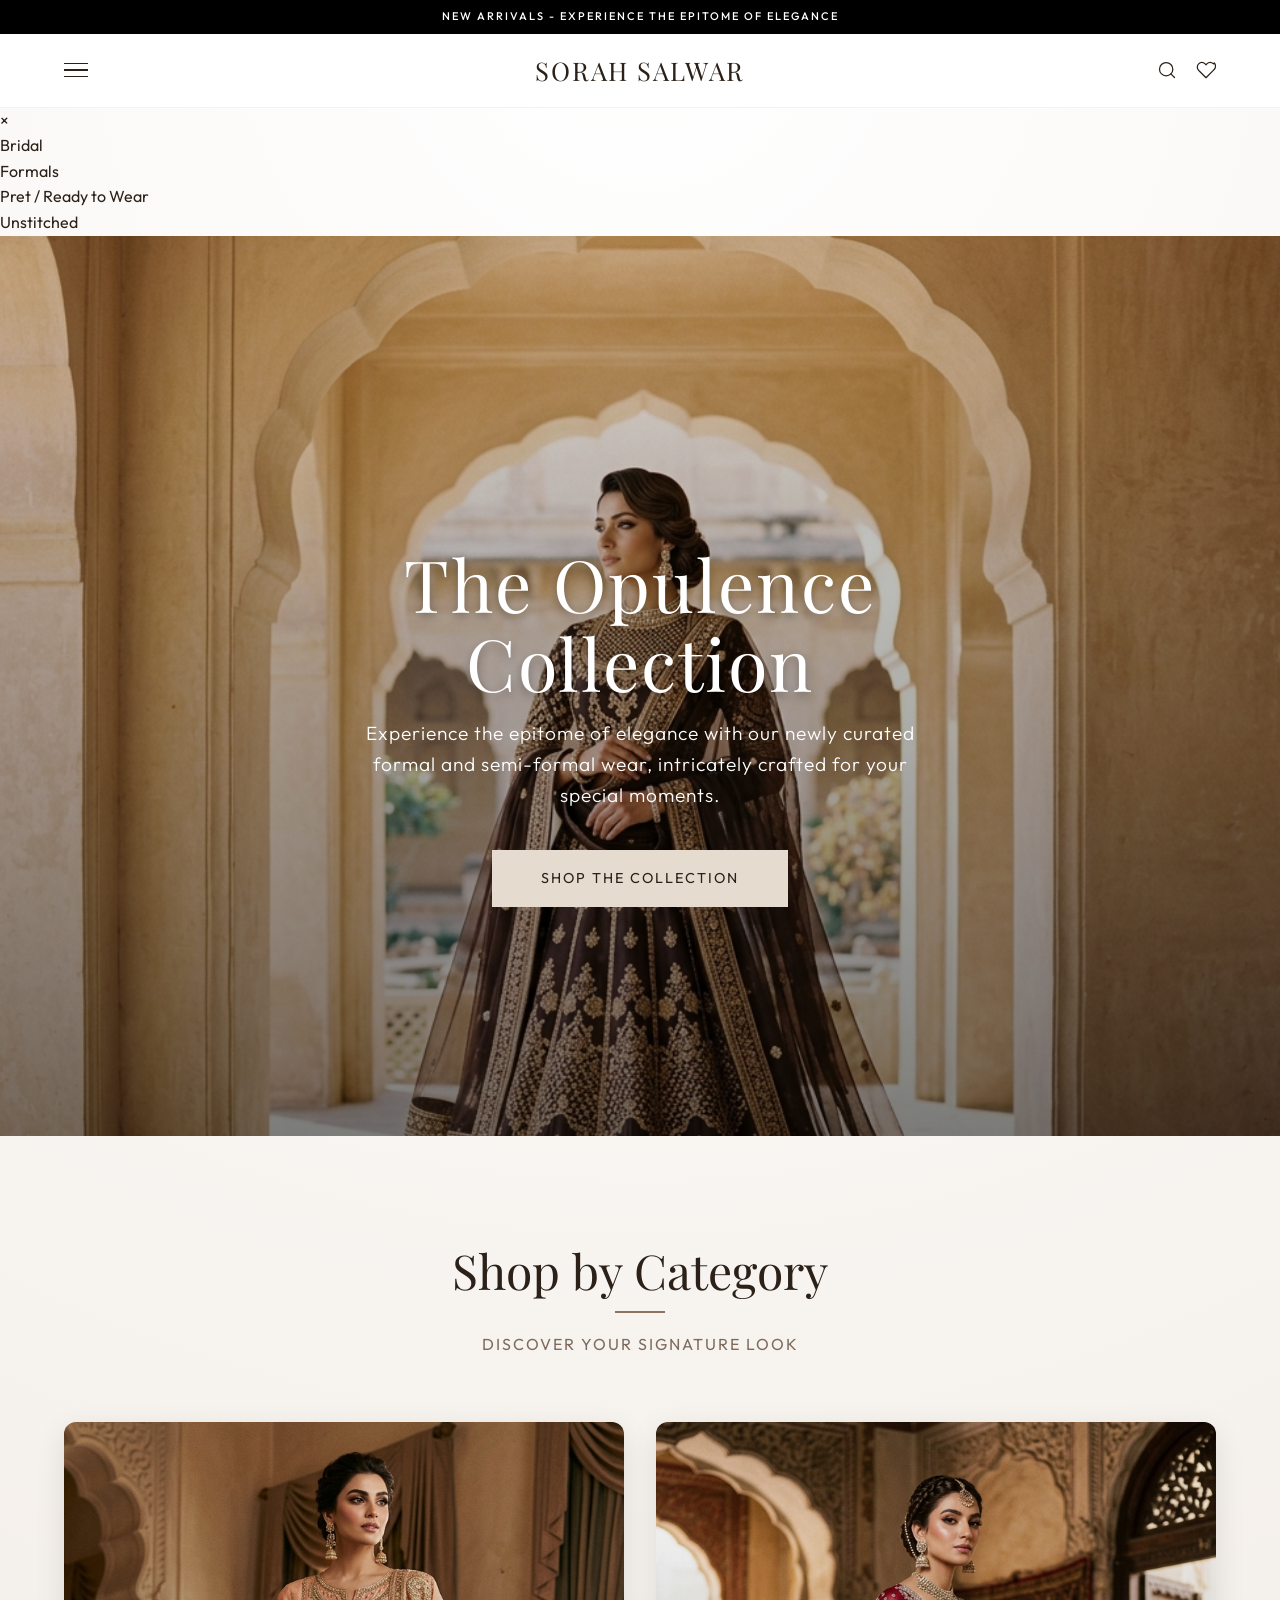
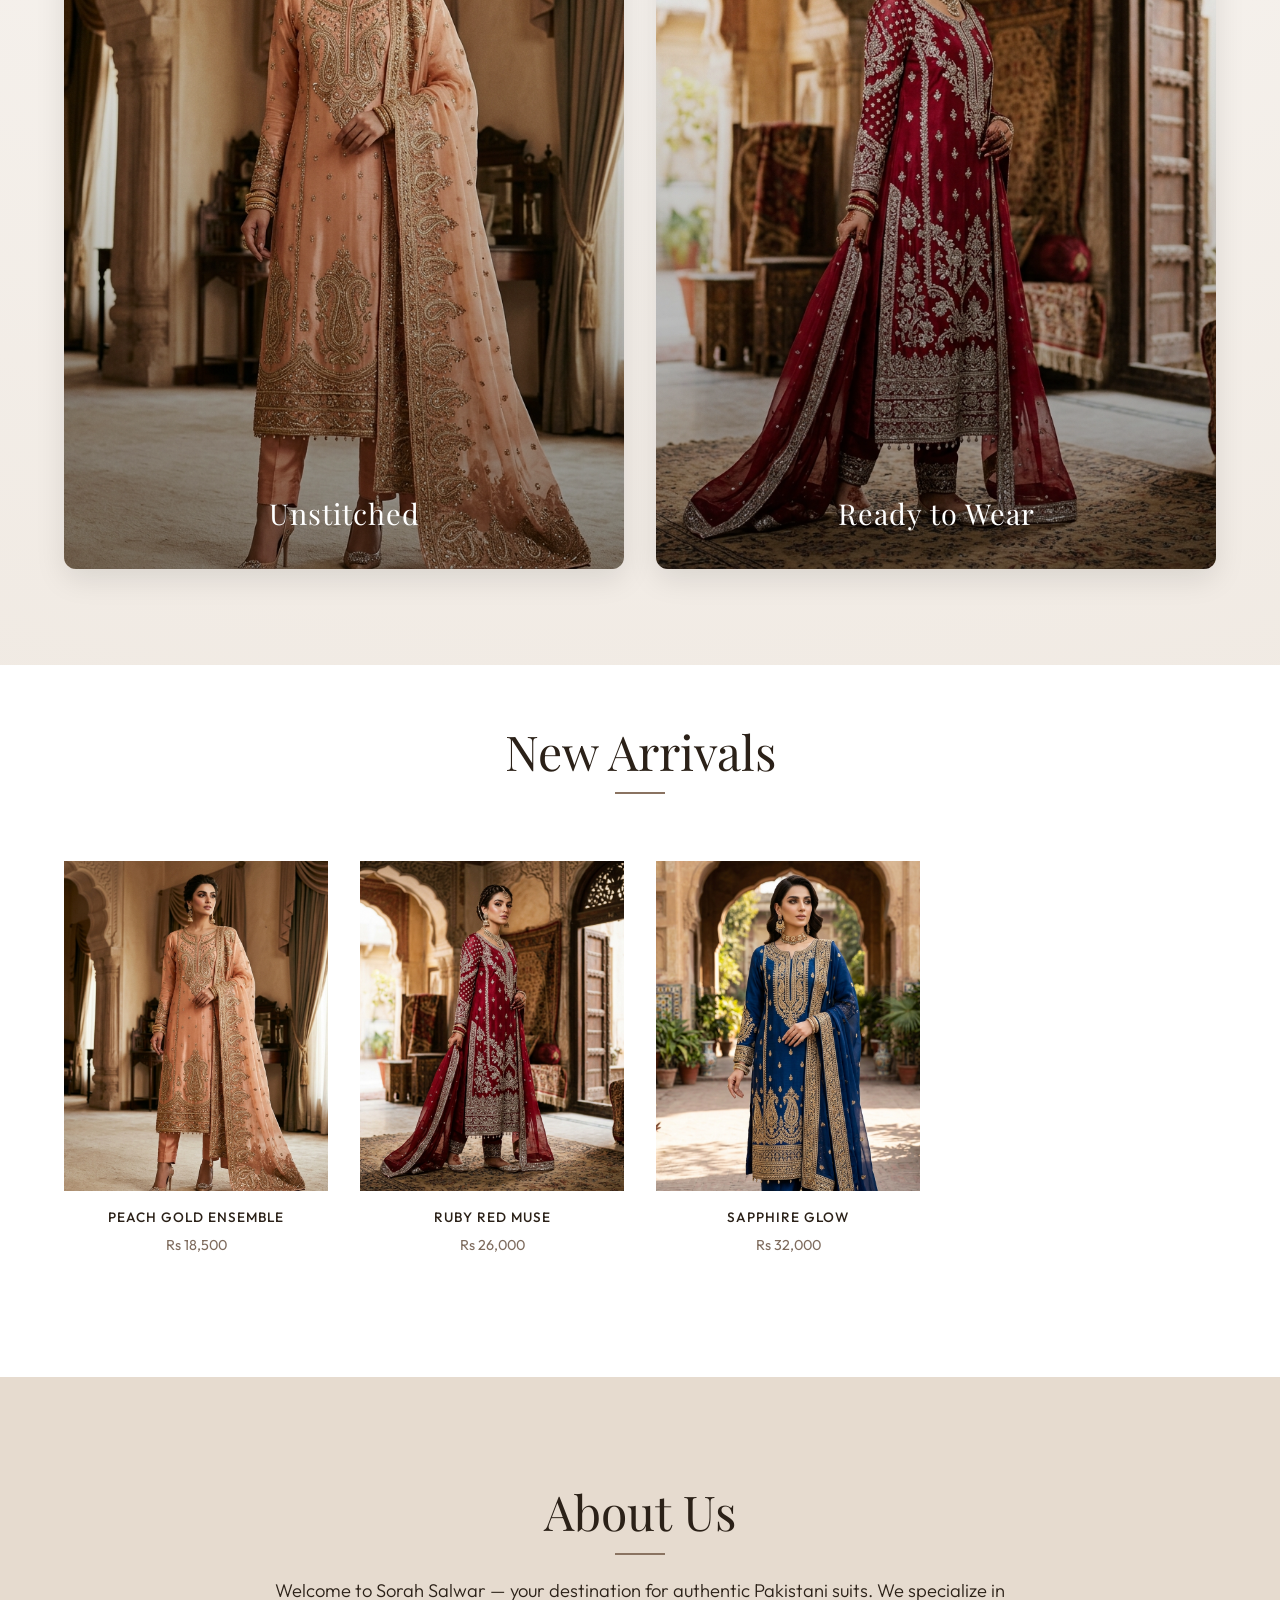
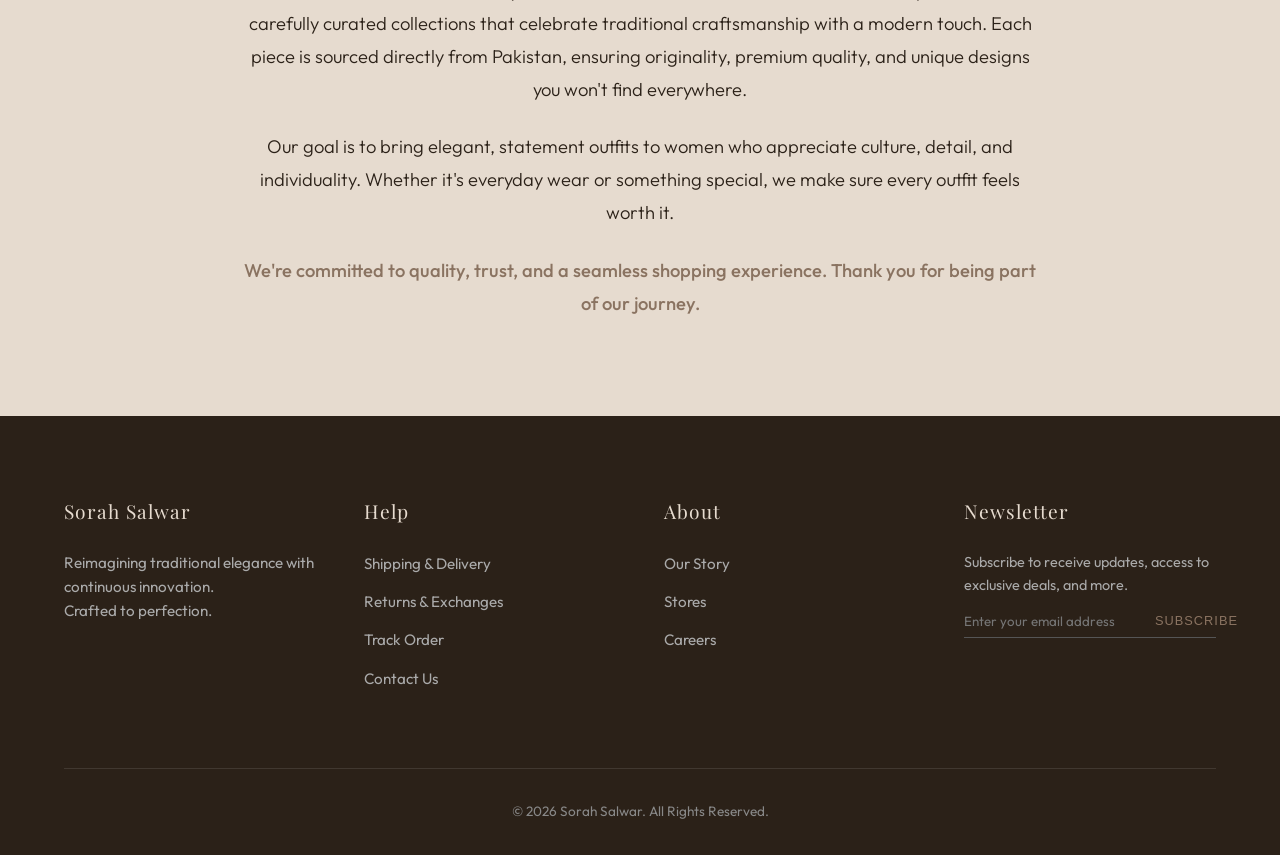
<file: index.html>
<!DOCTYPE html>
<html lang="en">
<head>
    <meta charset="UTF-8">
    <meta name="viewport" content="width=device-width, initial-scale=1.0">
    <title>Sorah Salwar | Premium Ethnic Wear</title>
    <meta name="description" content="Discover Sorah Salwar's luxurious collection of stitched and unstitched Pakistani dresses. Premium fashion at your fingertips.">
    <link rel="stylesheet" href="assets/css/styles.css">
    <script src="https://identity.netlify.com/v1/netlify-identity-widget.js"></script>
</head>
<body>

    <!-- Announcement Bar -->
    <div class="announcement-bar">
        New Arrivals - Experience the Epitome of Elegance
    </div>

    <!-- Header / Nav -->
    <header id="main-header">
        <div class="menu-toggle" id="mobile-menu-btn">
            <span></span>
            <span></span>
            <span></span>
        </div>
        
        <div class="logo">
            <a href="index.html">Sorah Salwar</a>
        </div>

        <div class="header-icons">
            <!-- Search Icon -->
            <svg viewBox="0 0 24 24" fill="none" stroke="currentColor" stroke-width="1.5" stroke-linecap="round" stroke-linejoin="round">
                <circle cx="11" cy="11" r="8"></circle>
                <line x1="21" y1="21" x2="16.65" y2="16.65"></line>
            </svg>
            <!-- Wishlist Icon -->
            <svg viewBox="0 0 24 24" fill="none" stroke="currentColor" stroke-width="1.5" stroke-linecap="round" stroke-linejoin="round">
                <path d="M20.84 4.61a5.5 5.5 0 0 0-7.78 0L12 5.67l-1.06-1.06a5.5 5.5 0 0 0-7.78 7.78l1.06 1.06L12 21.23l8.78-8.78 1.06-1.06a5.5 5.5 0 0 0 0-7.78z"></path>
            </svg>
        </div>
    </header>

    <!-- Mobile Nav Overlay -->
    <div class="mobile-nav-overlay" id="mobile-overlay">
        <div class="overlay-close" id="overlay-close-btn">&times;</div>
        <ul>
            <li><a href="bridal.html">Bridal</a></li>
            <li><a href="formals.html">Formals</a></li>
            <li><a href="pret.html">Pret / Ready to Wear</a></li>
            <li><a href="unstitched.html">Unstitched</a></li>
        </ul>
    </div>


    <!-- Hero Banner -->
    <section class="hero">
        <img src="assets/images/opulence_banner_model.png" alt="Sorah Salwar Elegant Golden Cream Dress Collection">
        <div class="hero-content">
            <h1>The Opulence Collection</h1>
            <p>Experience the epitome of elegance with our newly curated formal and semi-formal wear, intricately crafted for your special moments.</p>
            <a href="#shop" class="btn">Shop the Collection</a>
        </div>
    </section>

    <!-- Highlighted Categories -->
    <section class="categories">
        <h2 class="section-title">Shop by Category</h2>
        <p class="section-subtitle">Discover Your Signature Look</p>
        
        <div class="category-grid">
            <a href="#" class="category-card">
                <img src="assets/images/product_peach.png" alt="Unstitched Collection">
                <div class="category-card-text">
                    <h3>Unstitched</h3>
                </div>
            </a>
            <a href="#" class="category-card">
                <img src="assets/images/product_ruby.png" alt="Ready to Wear Collection">
                <div class="category-card-text">
                    <h3>Ready to Wear</h3>
                </div>
            </a>
        </div>
    </section>

    <!-- Featured Products Grid -->
    <section class="shop-section" id="shop">
        <div class="categories" style="padding: 0 0 3rem 0;">
            <h2 class="section-title">New Arrivals</h2>
        </div>
        
        <div class="product-grid" id="product-container" data-category="featured">
            <!-- Dynamic products will load here -->
        </div>
    </section>

    <!-- About Us Section -->
    <section class="about-section" id="about">
        <div class="about-container">
            <h2 class="section-title">About Us</h2>
            <div class="about-content">
                <p>Welcome to Sorah Salwar — your destination for authentic Pakistani suits. We specialize in carefully curated collections that celebrate traditional craftsmanship with a modern touch. Each piece is sourced directly from Pakistan, ensuring originality, premium quality, and unique designs you won't find everywhere.</p>
                <p>Our goal is to bring elegant, statement outfits to women who appreciate culture, detail, and individuality. Whether it's everyday wear or something special, we make sure every outfit feels worth it.</p>
                <p>We're committed to quality, trust, and a seamless shopping experience. Thank you for being part of our journey.</p>
            </div>
        </div>
    </section>

    <!-- Minimalist Footer -->
    <footer>
        <div class="footer-top">
            <div class="footer-section">
                <h4>Sorah Salwar</h4>
                <p style="color: #aaaaaa; font-size: 0.95rem; margin-bottom: 1rem;">
                    Reimagining traditional elegance with continuous innovation. <br>Crafted to perfection.
                </p>
            </div>
            
            <div class="footer-section">
                <h4>Help</h4>
                <ul>
                    <li><a href="shipping.html">Shipping & Delivery</a></li>
                    <li><a href="returns.html">Returns & Exchanges</a></li>
                    <li><a href="track.html">Track Order</a></li>
                    <li><a href="contact.html">Contact Us</a></li>
                </ul>
            </div>
            
            <div class="footer-section">
                <h4>About</h4>
                <ul>
                    <li><a href="index.html#about">Our Story</a></li>
                    <li><a href="stores.html">Stores</a></li>
                    <li><a href="careers.html">Careers</a></li>
                </ul>
            </div>
            
            <div class="footer-section">
                <h4>Newsletter</h4>
                <p style="color: #aaaaaa; font-size: 0.9rem;">Subscribe to receive updates, access to exclusive deals, and more.</p>
                <form class="newsletter-form">
                    <input type="email" placeholder="Enter your email address" required>
                    <button type="submit">Subscribe</button>
                </form>
            </div>
        </div>
        
        <div class="footer-bottom">
            <p>&copy; 2026 Sorah Salwar. All Rights Reserved.</p>
        </div>
    </footer>

    <script src="assets/js/script.js"></script>
</body>
</html>
</file>
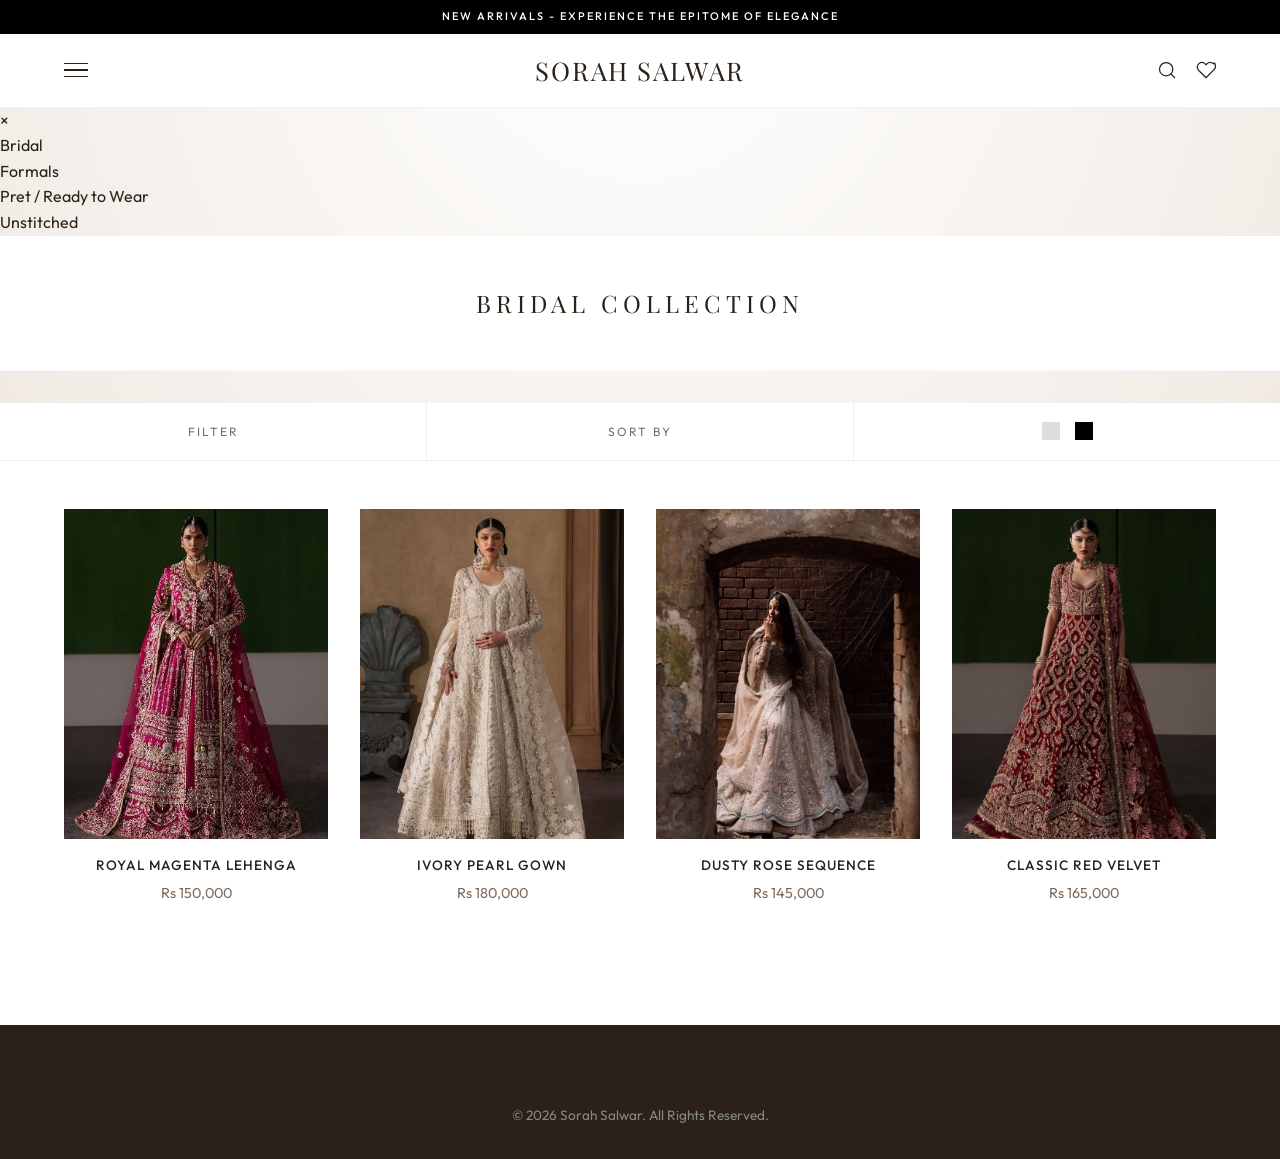
<file: bridal.html>
<!DOCTYPE html>
<html lang="en">
<head>
    <meta charset="UTF-8">
    <meta name="viewport" content="width=device-width, initial-scale=1.0">
    <title>Bridal Collection | Sorah Salwar</title>
    <meta name="description" content="Discover Sorah Salwar's exclusive Bridal Collection. Beautifully crafted ethnic wear for your special day.">
    <link rel="stylesheet" href="assets/css/styles.css">
</head>
<body>

    <!-- Announcement Bar -->
    <div class="announcement-bar">
        New Arrivals - Experience the Epitome of Elegance
    </div>

    <!-- Header / Nav -->
    <header id="main-header" class="scrolled">
        <div class="menu-toggle" id="mobile-menu-btn">
            <span></span>
            <span></span>
            <span></span>
        </div>
        
        <div class="logo">
            <a href="index.html">Sorah Salwar</a>
        </div>

        <div class="header-icons">
            <svg viewBox="0 0 24 24" fill="none" stroke="currentColor" stroke-width="1.5" stroke-linecap="round" stroke-linejoin="round" width="20" height="20">
                <circle cx="11" cy="11" r="8"></circle>
                <line x1="21" y1="21" x2="16.65" y2="16.65"></line>
            </svg>
            <svg viewBox="0 0 24 24" fill="none" stroke="currentColor" stroke-width="1.5" stroke-linecap="round" stroke-linejoin="round" width="20" height="20">
                <path d="M20.84 4.61a5.5 5.5 0 0 0-7.78 0L12 5.67l-1.06-1.06a5.5 5.5 0 0 0-7.78 7.78l1.06 1.06L12 21.23l8.78-8.78 1.06-1.06a5.5 5.5 0 0 0 0-7.78z"></path>
            </svg>
        </div>
    </header>

    <!-- Mobile Nav Overlay -->
    <div class="mobile-nav-overlay" id="mobile-overlay">
        <div class="overlay-close" id="overlay-close-btn">&times;</div>
        <ul>
            <li><a href="bridal.html">Bridal</a></li>
            <li><a href="formals.html">Formals</a></li>
            <li><a href="pret.html">Pret / Ready to Wear</a></li>
            <li><a href="unstitched.html">Unstitched</a></li>
        </ul>
    </div>


    <!-- Page Header (Baroque style "Box") -->
    <section class="inner-hero">
        <h1>Bridal Collection</h1>
    </section>

    <!-- Filter & Sort Bar -->
    <div class="filter-bar">
        <div class="filter-item" id="filter-btn">Filter</div>
        <div class="filter-item" id="sort-btn">Sort By</div>
        <div class="filter-item">
            <div class="view-toggles">
                <div class="view-toggle" id="view-1"></div>
                <div class="view-toggle active" id="view-2"></div>
            </div>
        </div>
    </div>

    <!-- Bridal Products Grid -->
    <section class="shop-section">
        <div class="product-grid" id="product-container" data-category="bridal">
            <!-- Dynamic products will load here -->
        </div>
    </section>

    <!-- Sub Footer -->
    <footer>
        <div class="footer-bottom" style="border-top: none; padding-top: 0;">
            <p>&copy; 2026 Sorah Salwar. All Rights Reserved.</p>
        </div>
    </footer>

    <!-- Sort Drawer -->
    <div class="drawer-overlay" id="drawer-overlay"></div>
    <div class="side-drawer" id="sort-drawer">
        <div class="drawer-header">
            <h2>Sort By</h2>
            <div class="drawer-close" id="sort-close">&times;</div>
        </div>
        <div class="drawer-content">
            <ul>
                <li data-sort="featured" class="selected">Featured</li>
                <li data-sort="price-low">Price: Low to High</li>
                <li data-sort="price-high">Price: High to Low</li>
                <li data-sort="newest">New Arrivals</li>
            </ul>
        </div>
    </div>

    <!-- Filter Drawer (Baroque Style) -->
    <div class="side-drawer" id="filter-drawer">
        <div class="drawer-header">
            <h2>Filters</h2>
            <div class="drawer-close" id="filter-close">&times;</div>
        </div>
        <div class="drawer-content">
            <ul>
                <li>Availability <span>+</span></li>
                <li>Price <span>+</span></li>
                <li>Product Type <span>+</span></li>
                <li>Fabric <span>+</span></li>
                <li>Size <span>+</span></li>
            </ul>
        </div>
    </div>

    <script src="assets/js/script.js"></script>
</body>
</html>
</file>
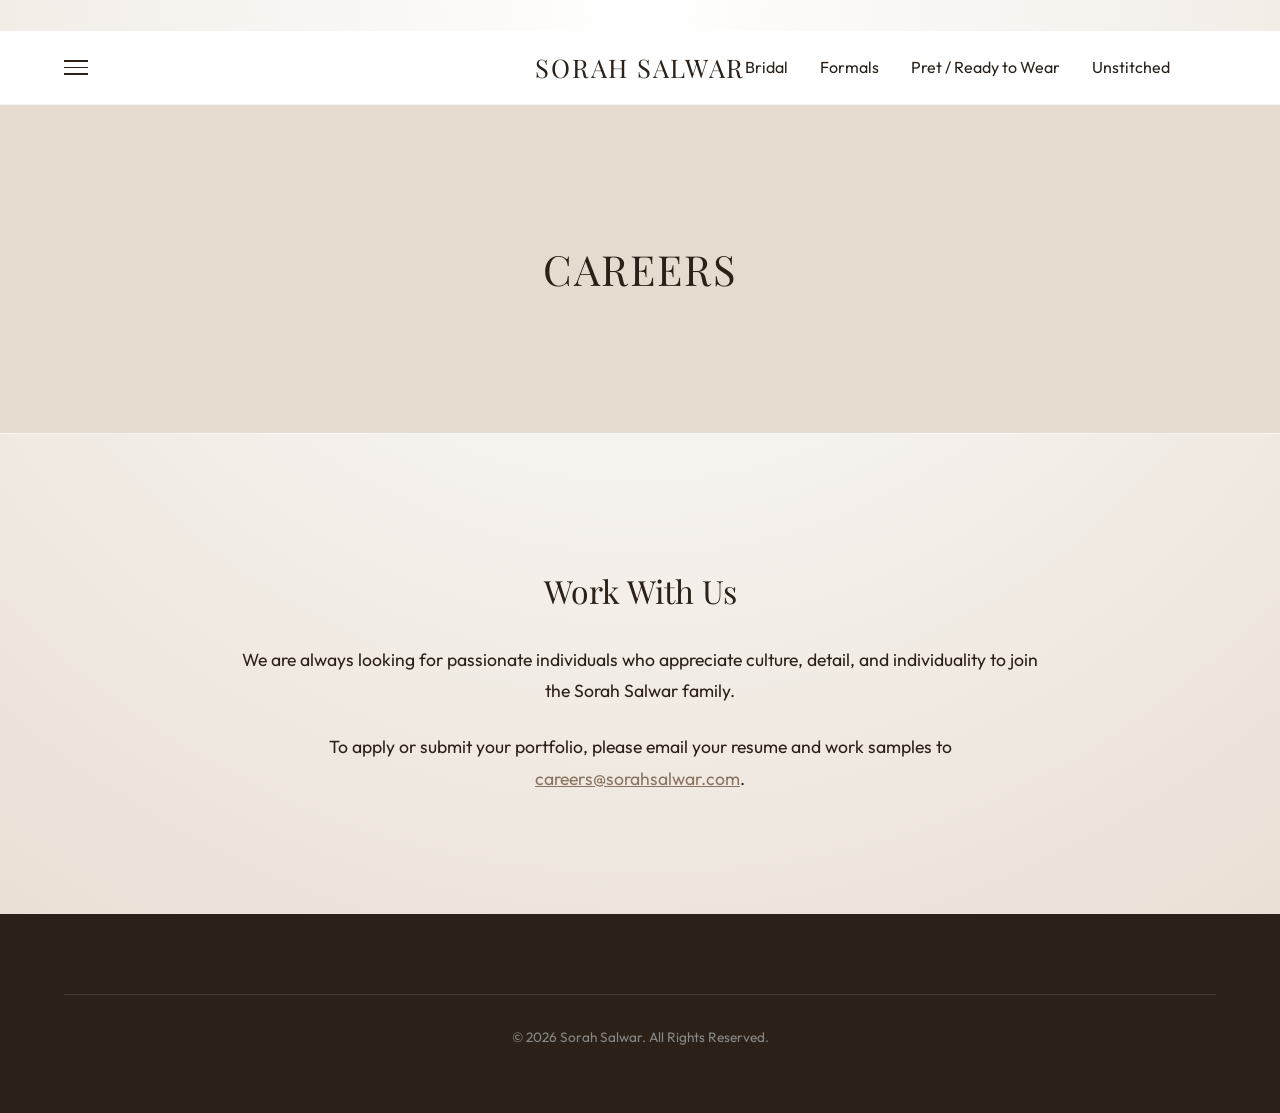
<file: careers.html>
<!DOCTYPE html>
<html lang="en">
<head>
    <meta charset="UTF-8">
    <meta name="viewport" content="width=device-width, initial-scale=1.0">
    <title>Careers | Sorah Salwar</title>
    <link rel="stylesheet" href="assets/css/styles.css">
    <style>
        .inner-hero { height: 40vh; display: flex; align-items: center; justify-content: center; background-color: var(--color-light); color: var(--color-dark); text-align: center; padding-top: 80px; }
        .inner-hero h1 { font-size: 2.6rem; letter-spacing: 2px; }
        .inner-hero p { font-weight: 300; color: var(--color-text-muted); margin-top: 1rem; }
        .text-section { padding: 6rem 5%; text-align: center; }
        .text-container { max-width: 800px; margin: 0 auto; line-height: 1.8; color: var(--color-text-dark); }
        .text-container h2 { font-size: 2rem; margin-bottom: 1.5rem; color: var(--color-dark); }
        .text-container p { font-size: 1.1rem; margin-bottom: 1.5rem; }
    </style>
</head>
<body>
    <header id="main-header" class="scrolled">
        <div class="menu-toggle"><span></span><span></span><span></span></div>
        <div class="logo"><a href="index.html">Sorah Salwar</a></div>
        <nav>
            <ul class="nav-links">
                <li><a href="bridal.html">Bridal</a></li>
                <li><a href="formals.html">Formals</a></li>
                <li><a href="pret.html">Pret / Ready to Wear</a></li>
                <li><a href="unstitched.html">Unstitched</a></li>
            </ul>
        </nav>
    </header>

    <section class="inner-hero">
        <div>
            <h1>Careers</h1>
            <p>Join the future of traditional elegance.</p>
        </div>
    </section>

    <section class="text-section">
        <div class="text-container">
            <h2>Work With Us</h2>
            <p>We are always looking for passionate individuals who appreciate culture, detail, and individuality to join the Sorah Salwar family.</p>
            <p>To apply or submit your portfolio, please email your resume and work samples to <a href="mailto:careers@sorahsalwar.com" style="color: var(--color-accent); text-decoration: underline;">careers@sorahsalwar.com</a>.</p>
        </div>
    </section>
    
    <footer><div class="footer-bottom" style="padding: 2rem; background-color: var(--color-dark); color: #888; text-align: center;"><p>&copy; 2026 Sorah Salwar. All Rights Reserved.</p></div></footer>
    <script src="assets/js/script.js"></script>
</body>
</html>
</file>
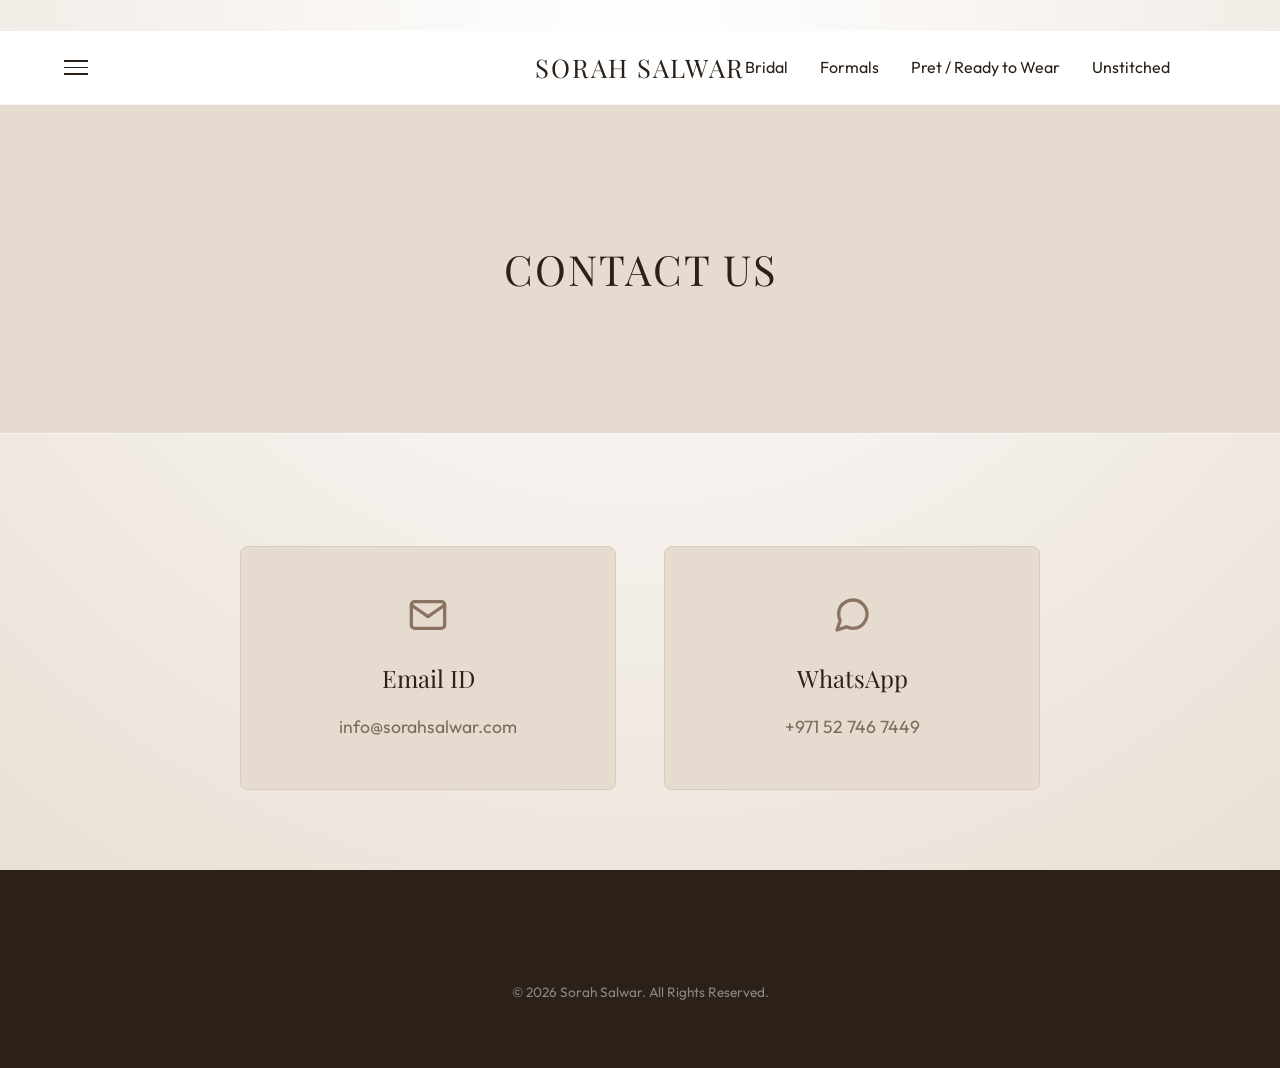
<file: contact.html>
<!DOCTYPE html>
<html lang="en">
<head>
    <meta charset="UTF-8">
    <meta name="viewport" content="width=device-width, initial-scale=1.0">
    <title>Contact Us | Sorah Salwar</title>
    <link rel="stylesheet" href="assets/css/styles.css">
    <style>
        .inner-hero { height: 40vh; display: flex; align-items: center; justify-content: center; background-color: var(--color-light); color: var(--color-dark); text-align: center; padding-top: 80px; }
        .inner-hero h1 { font-size: 2.6rem; letter-spacing: 2px; }
        .inner-hero p { font-weight: 300; color: var(--color-text-muted); margin-top: 1rem; }
        
        .contact-section { padding: 5rem 5%; text-align: center; }
        .contact-container { max-width: 800px; margin: 0 auto; display: grid; grid-template-columns: 1fr 1fr; gap: 3rem; }
        .contact-box { background: var(--color-light); padding: 3rem; border-radius: 8px; transition: transform 0.3s; text-decoration: none; display: block; border: 1px solid var(--color-border); }
        .contact-box:hover { transform: translateY(-5px); box-shadow: 0 10px 30px rgba(0,0,0,0.05); }
        .contact-box h3 { font-size: 1.5rem; margin-bottom: 1rem; color: var(--color-dark); }
        .contact-box p { color: var(--color-text-muted); font-size: 1.1rem; }
        .contact-box svg { width: 40px; height: 40px; margin-bottom: 1rem; stroke: var(--color-accent); }

        @media (max-width: 768px) {
            .contact-container { grid-template-columns: 1fr; }
        }
    </style>
</head>
<body>
    <header id="main-header" class="scrolled">
        <div class="menu-toggle"><span></span><span></span><span></span></div>
        <div class="logo"><a href="index.html">Sorah Salwar</a></div>
        <nav>
            <ul class="nav-links">
                <li><a href="bridal.html">Bridal</a></li>
                <li><a href="formals.html">Formals</a></li>
                <li><a href="pret.html">Pret / Ready to Wear</a></li>
                <li><a href="unstitched.html">Unstitched</a></li>
            </ul>
        </nav>
    </header>

    <section class="inner-hero">
        <div>
            <h1>Contact Us</h1>
            <p>We're here to assist you with your personalized shopping experience.</p>
        </div>
    </section>

    <section class="contact-section">
        <div class="contact-container">
            <a href="mailto:info@sorahsalwar.com" class="contact-box">
                <svg viewBox="0 0 24 24" fill="none" stroke="currentColor" stroke-width="2" stroke-linecap="round" stroke-linejoin="round"><path d="M4 4h16c1.1 0 2 .9 2 2v12c0 1.1-.9 2-2 2H4c-1.1 0-2-.9-2-2V6c0-1.1.9-2 2-2z"></path><polyline points="22,6 12,13 2,6"></polyline></svg>
                <h3>Email ID</h3>
                <p>info@sorahsalwar.com</p>
            </a>
            
            <a href="https://wa.me/971527467449" class="contact-box">
                <svg viewBox="0 0 24 24" fill="none" stroke="currentColor" stroke-width="2" stroke-linecap="round" stroke-linejoin="round"><path d="M21 11.5a8.38 8.38 0 0 1-.9 3.8 8.5 8.5 0 0 1-7.6 4.7 8.38 8.38 0 0 1-3.8-.9L3 21l1.9-5.7a8.38 8.38 0 0 1-.9-3.8 8.5 8.5 0 0 1 4.7-7.6 8.38 8.38 0 0 1 3.8-.9h.5a8.48 8.48 0 0 1 8 8v.5z"></path></svg>
                <h3>WhatsApp</h3>
                <p>+971 52 746 7449</p>
            </a>
        </div>
    </section>
    
    <footer><div class="footer-bottom" style="border-top: none; padding: 2rem; background-color: var(--color-dark); color: #888; text-align: center;"><p>&copy; 2026 Sorah Salwar. All Rights Reserved.</p></div></footer>
    <script src="assets/js/script.js"></script>
</body>
</html>
</file>
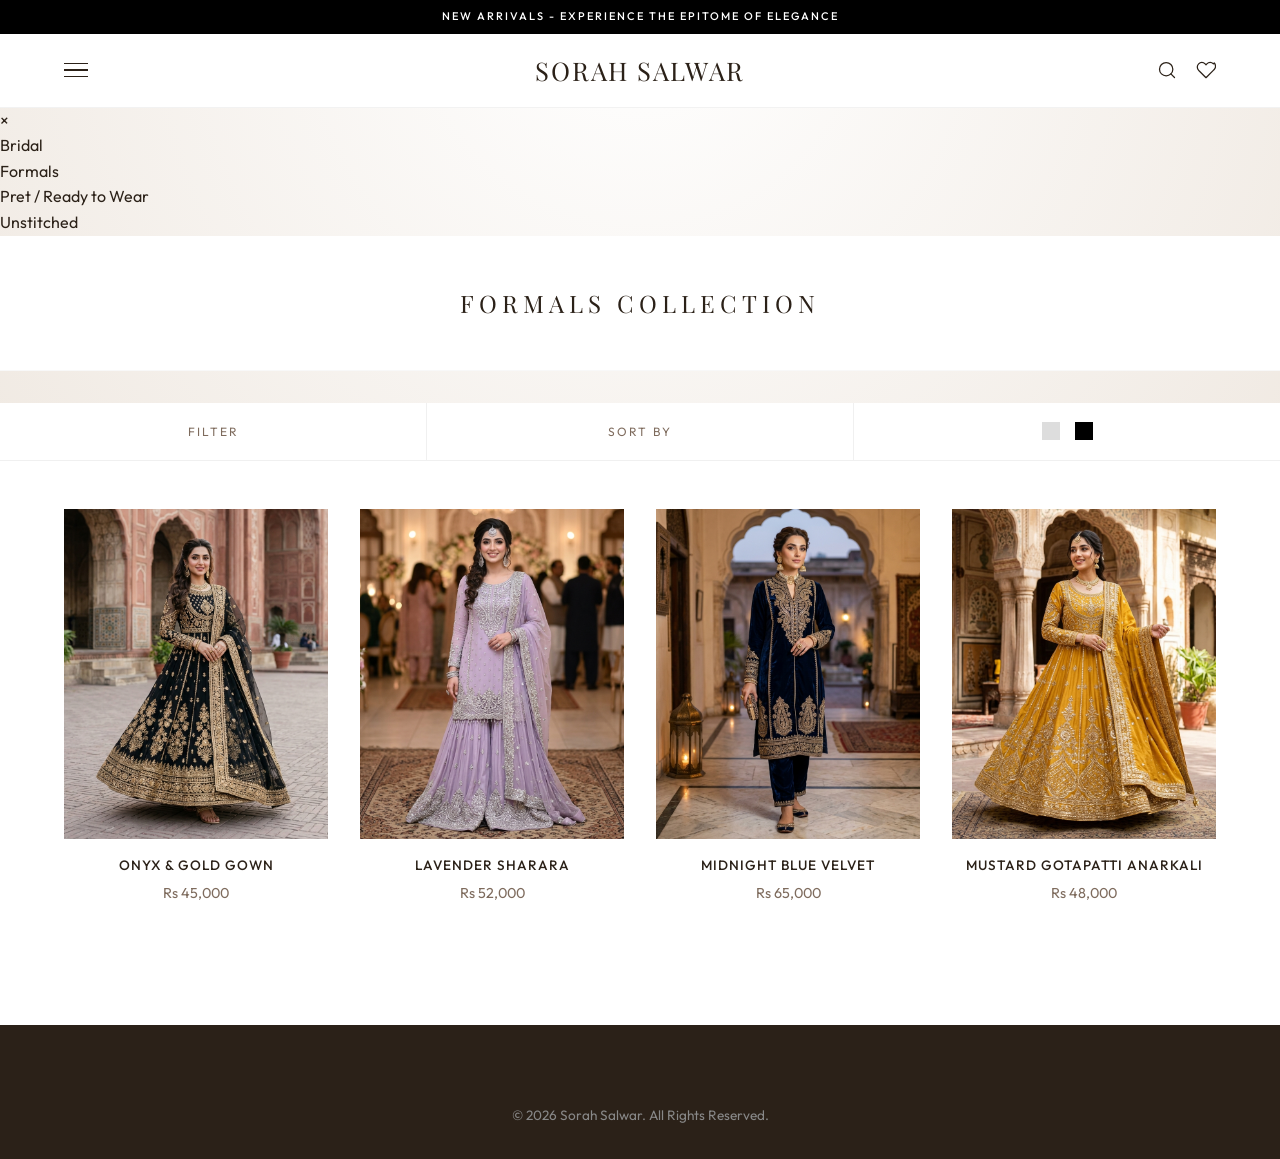
<file: formals.html>
<!DOCTYPE html>
<html lang="en">
<head>
    <meta charset="UTF-8">
    <meta name="viewport" content="width=device-width, initial-scale=1.0">
    <title>Formals Collection | Sorah Salwar</title>
    <link rel="stylesheet" href="assets/css/styles.css">
</head>
<body>
    <!-- Announcement Bar -->
    <div class="announcement-bar">
        New Arrivals - Experience the Epitome of Elegance
    </div>

    <!-- Header / Nav -->
    <header id="main-header" class="scrolled">
        <div class="menu-toggle" id="mobile-menu-btn">
            <span></span>
            <span></span>
            <span></span>
        </div>
        
        <div class="logo">
            <a href="index.html">Sorah Salwar</a>
        </div>

        <div class="header-icons">
            <svg viewBox="0 0 24 24" fill="none" stroke="currentColor" stroke-width="1.5" stroke-linecap="round" stroke-linejoin="round" width="20" height="20">
                <circle cx="11" cy="11" r="8"></circle>
                <line x1="21" y1="21" x2="16.65" y2="16.65"></line>
            </svg>
            <svg viewBox="0 0 24 24" fill="none" stroke="currentColor" stroke-width="1.5" stroke-linecap="round" stroke-linejoin="round" width="20" height="20">
                <path d="M20.84 4.61a5.5 5.5 0 0 0-7.78 0L12 5.67l-1.06-1.06a5.5 5.5 0 0 0-7.78 7.78l1.06 1.06L12 21.23l8.78-8.78 1.06-1.06a5.5 5.5 0 0 0 0-7.78z"></path>
            </svg>
        </div>
    </header>

    <!-- Mobile Nav Overlay -->
    <div class="mobile-nav-overlay" id="mobile-overlay">
        <div class="overlay-close" id="overlay-close-btn">&times;</div>
        <ul>
            <li><a href="bridal.html">Bridal</a></li>
            <li><a href="formals.html">Formals</a></li>
            <li><a href="pret.html">Pret / Ready to Wear</a></li>
            <li><a href="unstitched.html">Unstitched</a></li>
        </ul>
    </div>


    <!-- Page Header (Baroque style "Box") -->
    <section class="inner-hero">
        <h1>Formals Collection</h1>
    </section>

    <!-- Filter & Sort Bar -->
    <div class="filter-bar">
        <div class="filter-item" id="filter-btn">Filter</div>
        <div class="filter-item" id="sort-btn">Sort By</div>
        <div class="filter-item">
            <div class="view-toggles">
                <div class="view-toggle" id="view-1"></div>
                <div class="view-toggle active" id="view-2"></div>
            </div>
        </div>
    </div>

    <section class="shop-section">
        <div class="product-grid" id="product-container" data-category="formals">
            <!-- Dynamic products will load here -->
        </div>
    </section>
    
    <footer><div class="footer-bottom" style="border-top: none; padding-top: 0;"><p>&copy; 2026 Sorah Salwar. All Rights Reserved.</p></div></footer>
    <!-- Sort Drawer -->
    <div class="drawer-overlay" id="drawer-overlay"></div>
    <div class="side-drawer" id="sort-drawer">
        <div class="drawer-header">
            <h2>Sort By</h2>
            <div class="drawer-close" id="sort-close">&times;</div>
        </div>
        <div class="drawer-content">
            <ul>
                <li data-sort="featured" class="selected">Featured</li>
                <li data-sort="price-low">Price: Low to High</li>
                <li data-sort="price-high">Price: High to Low</li>
                <li data-sort="newest">New Arrivals</li>
            </ul>
        </div>
    </div>

    <!-- Filter Drawer (Baroque Style) -->
    <div class="side-drawer" id="filter-drawer">
        <div class="drawer-header">
            <h2>Filters</h2>
            <div class="drawer-close" id="filter-close">&times;</div>
        </div>
        <div class="drawer-content">
            <ul>
                <li>Availability <span>+</span></li>
                <li>Price <span>+</span></li>
                <li>Product Type <span>+</span></li>
                <li>Fabric <span>+</span></li>
                <li>Size <span>+</span></li>
            </ul>
        </div>
    </div>

    <script src="assets/js/script.js"></script>
</body>
</html>
</file>
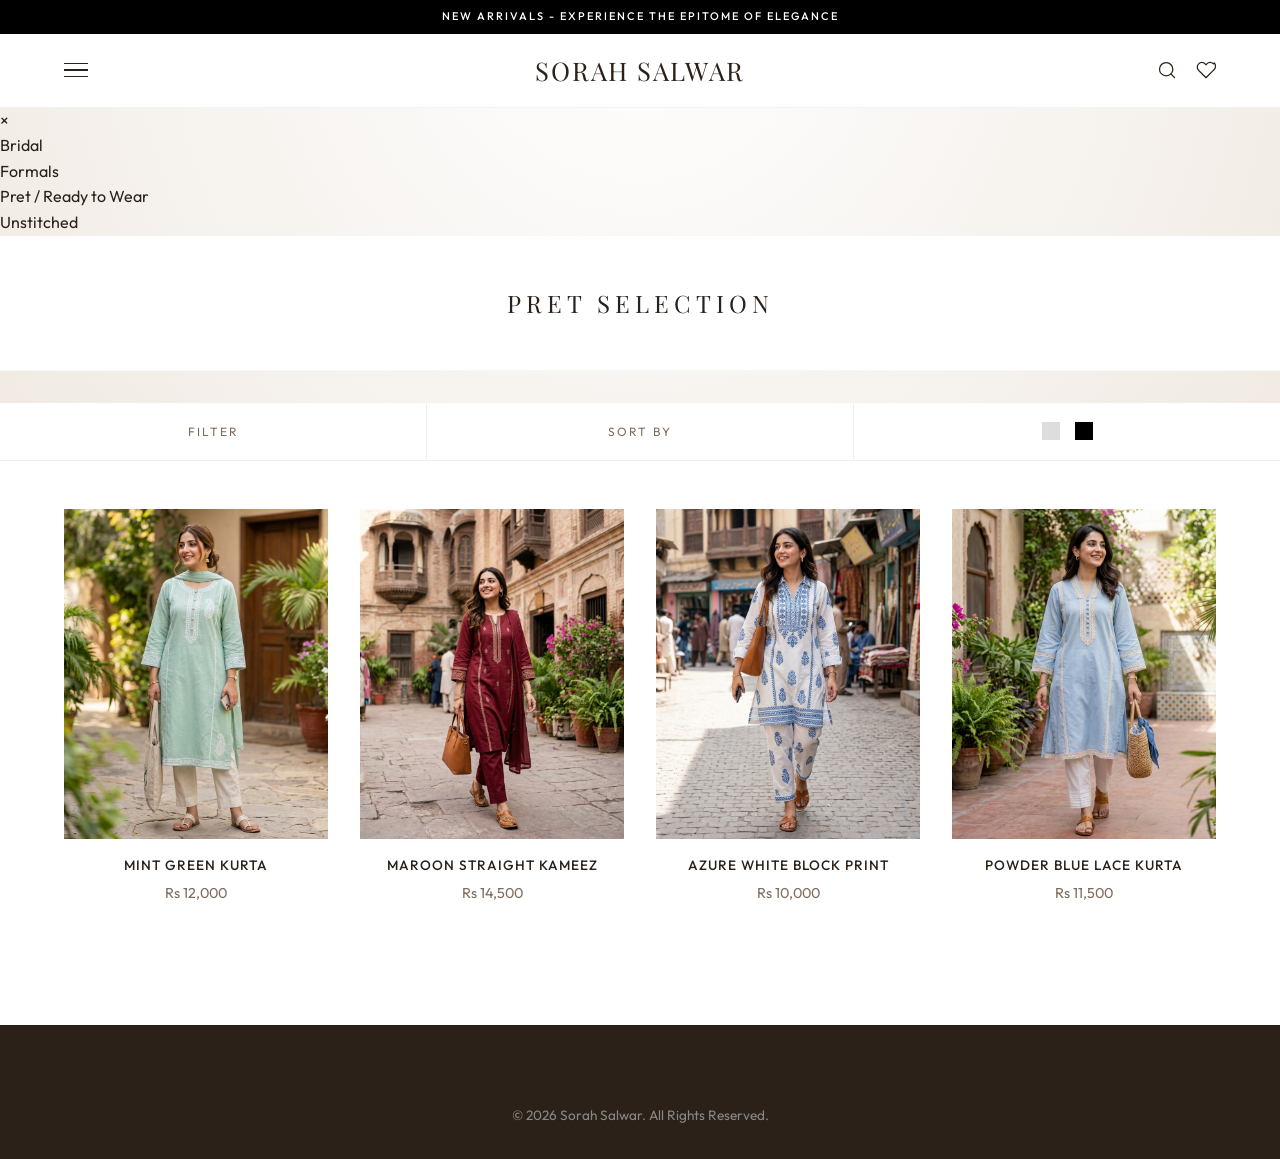
<file: pret.html>
<!DOCTYPE html>
<html lang="en">
<head>
    <meta charset="UTF-8">
    <meta name="viewport" content="width=device-width, initial-scale=1.0">
    <title>Pret Collection | Sorah Salwar</title>
    <link rel="stylesheet" href="assets/css/styles.css">
</head>
<body>
    <!-- Announcement Bar -->
    <div class="announcement-bar">
        New Arrivals - Experience the Epitome of Elegance
    </div>

    <!-- Header / Nav -->
    <header id="main-header" class="scrolled">
        <div class="menu-toggle" id="mobile-menu-btn">
            <span></span>
            <span></span>
            <span></span>
        </div>
        
        <div class="logo">
            <a href="index.html">Sorah Salwar</a>
        </div>

        <div class="header-icons">
            <svg viewBox="0 0 24 24" fill="none" stroke="currentColor" stroke-width="1.5" stroke-linecap="round" stroke-linejoin="round" width="20" height="20">
                <circle cx="11" cy="11" r="8"></circle>
                <line x1="21" y1="21" x2="16.65" y2="16.65"></line>
            </svg>
            <svg viewBox="0 0 24 24" fill="none" stroke="currentColor" stroke-width="1.5" stroke-linecap="round" stroke-linejoin="round" width="20" height="20">
                <path d="M20.84 4.61a5.5 5.5 0 0 0-7.78 0L12 5.67l-1.06-1.06a5.5 5.5 0 0 0-7.78 7.78l1.06 1.06L12 21.23l8.78-8.78 1.06-1.06a5.5 5.5 0 0 0 0-7.78z"></path>
            </svg>
        </div>
    </header>

    <!-- Mobile Nav Overlay -->
    <div class="mobile-nav-overlay" id="mobile-overlay">
        <div class="overlay-close" id="overlay-close-btn">&times;</div>
        <ul>
            <li><a href="bridal.html">Bridal</a></li>
            <li><a href="formals.html">Formals</a></li>
            <li><a href="pret.html">Pret / Ready to Wear</a></li>
            <li><a href="unstitched.html">Unstitched</a></li>
        </ul>
    </div>


    <!-- Page Header (Baroque style "Box") -->
    <section class="inner-hero">
        <h1>Pret Selection</h1>
    </section>

    <!-- Filter & Sort Bar -->
    <div class="filter-bar">
        <div class="filter-item" id="filter-btn">Filter</div>
        <div class="filter-item" id="sort-btn">Sort By</div>
        <div class="filter-item">
            <div class="view-toggles">
                <div class="view-toggle" id="view-1"></div>
                <div class="view-toggle active" id="view-2"></div>
            </div>
        </div>
    </div>

    <section class="shop-section">
        <div class="product-grid" id="product-container" data-category="pret">
            <!-- Dynamic products will load here -->
        </div>
    </section>
    
    <footer><div class="footer-bottom" style="border-top: none; padding-top: 0;"><p>&copy; 2026 Sorah Salwar. All Rights Reserved.</p></div></footer>
    
    <!-- Sort Drawer -->
    <div class="drawer-overlay" id="drawer-overlay"></div>
    <div class="side-drawer" id="sort-drawer">
        <div class="drawer-header">
            <h2>Sort By</h2>
            <div class="drawer-close" id="sort-close">&times;</div>
        </div>
        <div class="drawer-content">
            <ul>
                <li data-sort="featured" class="selected">Featured</li>
                <li data-sort="price-low">Price: Low to High</li>
                <li data-sort="price-high">Price: High to Low</li>
                <li data-sort="newest">New Arrivals</li>
            </ul>
        </div>
    </div>

    <!-- Filter Drawer (Baroque Style) -->
    <div class="side-drawer" id="filter-drawer">
        <div class="drawer-header">
            <h2>Filters</h2>
            <div class="drawer-close" id="filter-close">&times;</div>
        </div>
        <div class="drawer-content">
            <ul>
                <li>Availability <span>+</span></li>
                <li>Price <span>+</span></li>
                <li>Product Type <span>+</span></li>
                <li>Fabric <span>+</span></li>
                <li>Size <span>+</span></li>
            </ul>
        </div>
    </div>

    <script src="assets/js/script.js"></script>
</body>
</html>
</file>
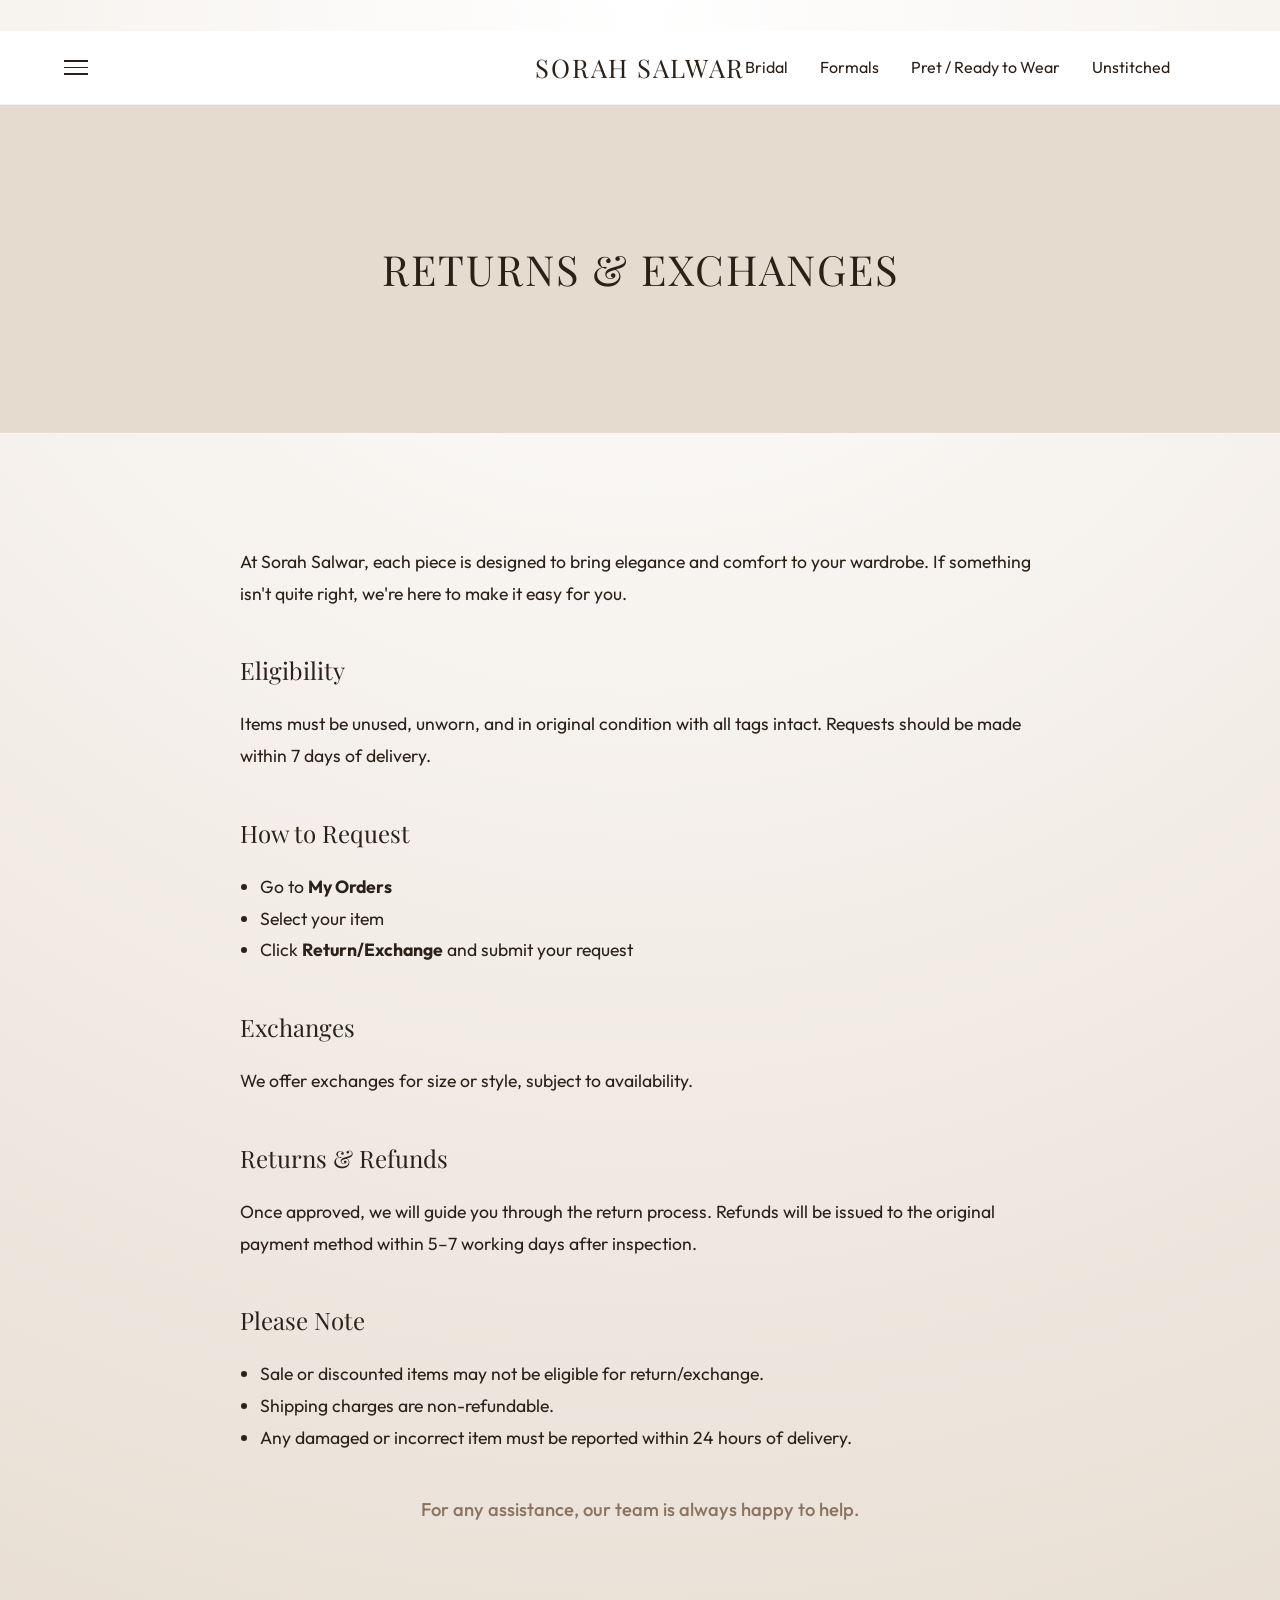
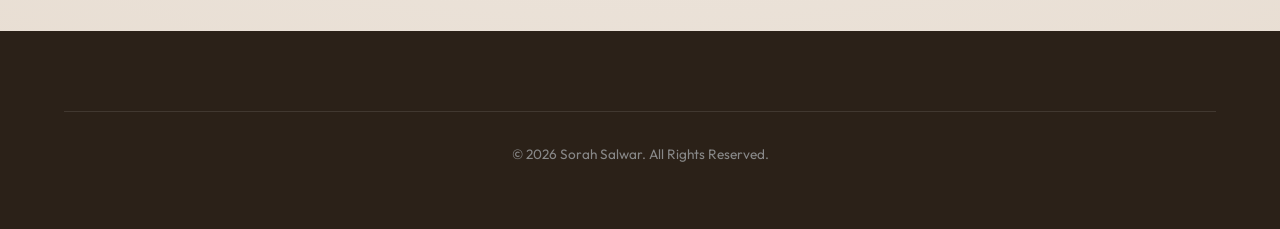
<file: returns.html>
<!DOCTYPE html>
<html lang="en">
<head>
    <meta charset="UTF-8">
    <meta name="viewport" content="width=device-width, initial-scale=1.0">
    <title>Returns & Exchanges | Sorah Salwar</title>
    <link rel="stylesheet" href="assets/css/styles.css">
    <style>
        .inner-hero { height: 40vh; display: flex; align-items: center; justify-content: center; background-color: var(--color-light); color: var(--color-dark); text-align: center; padding-top: 80px; }
        .inner-hero h1 { font-size: 2.6rem; letter-spacing: 2px; }
        .inner-hero p { font-weight: 300; color: var(--color-text-muted); margin-top: 1rem; }
        .text-section { padding: 5rem 5%; }
        .text-container { max-width: 800px; margin: 0 auto; line-height: 1.8; color: var(--color-text-dark); }
        .text-container h2 { font-size: 2rem; margin-bottom: 1.5rem; color: var(--color-dark); }
        .text-container p { font-size: 1.1rem; margin-bottom: 1.5rem; }
    </style>
</head>
<body>
    <header id="main-header" class="scrolled">
        <div class="menu-toggle"><span></span><span></span><span></span></div>
        <div class="logo"><a href="index.html">Sorah Salwar</a></div>
        <nav>
            <ul class="nav-links">
                <li><a href="bridal.html">Bridal</a></li>
                <li><a href="formals.html">Formals</a></li>
                <li><a href="pret.html">Pret / Ready to Wear</a></li>
                <li><a href="unstitched.html">Unstitched</a></li>
            </ul>
        </nav>
    </header>

    <section class="inner-hero">
        <div>
            <h1>Returns & Exchanges</h1>
            <p>Our commitment to your satisfaction.</p>
        </div>
    </section>

    <section class="text-section">
        <div class="text-container" style="text-align: left;">
            <p>At Sorah Salwar, each piece is designed to bring elegance and comfort to your wardrobe. If something isn't quite right, we're here to make it easy for you.</p>

            <h2 style="font-size: 1.5rem; margin-top: 2.5rem; margin-bottom: 1rem; color: var(--color-dark);">Eligibility</h2>
            <p>Items must be unused, unworn, and in original condition with all tags intact. Requests should be made within 7 days of delivery.</p>

            <h2 style="font-size: 1.5rem; margin-top: 2.5rem; margin-bottom: 1rem; color: var(--color-dark);">How to Request</h2>
            <ul style="margin-left: 20px; margin-bottom: 1.5rem; color: var(--color-text-dark); line-height: 1.8; font-size: 1.1rem;">
                <li>Go to <strong>My Orders</strong></li>
                <li>Select your item</li>
                <li>Click <strong>Return/Exchange</strong> and submit your request</li>
            </ul>

            <h2 style="font-size: 1.5rem; margin-top: 2.5rem; margin-bottom: 1rem; color: var(--color-dark);">Exchanges</h2>
            <p>We offer exchanges for size or style, subject to availability.</p>

            <h2 style="font-size: 1.5rem; margin-top: 2.5rem; margin-bottom: 1rem; color: var(--color-dark);">Returns & Refunds</h2>
            <p>Once approved, we will guide you through the return process. Refunds will be issued to the original payment method within 5–7 working days after inspection.</p>

            <h2 style="font-size: 1.5rem; margin-top: 2.5rem; margin-bottom: 1rem; color: var(--color-dark);">Please Note</h2>
            <ul style="margin-left: 20px; margin-bottom: 1.5rem; color: var(--color-text-dark); line-height: 1.8; font-size: 1.1rem;">
                <li>Sale or discounted items may not be eligible for return/exchange.</li>
                <li>Shipping charges are non-refundable.</li>
                <li>Any damaged or incorrect item must be reported within 24 hours of delivery.</li>
            </ul>

            <p style="margin-top: 2.5rem; font-weight: 500; font-size: 1.15rem; color: var(--color-accent); text-align: center;">For any assistance, our team is always happy to help.</p>
        </div>
    </section>
    
    <footer><div class="footer-bottom" style="padding: 2rem; background-color: var(--color-dark); color: #888; text-align: center;"><p>&copy; 2026 Sorah Salwar. All Rights Reserved.</p></div></footer>
    <script src="assets/js/script.js"></script>
</body>
</html>
</file>
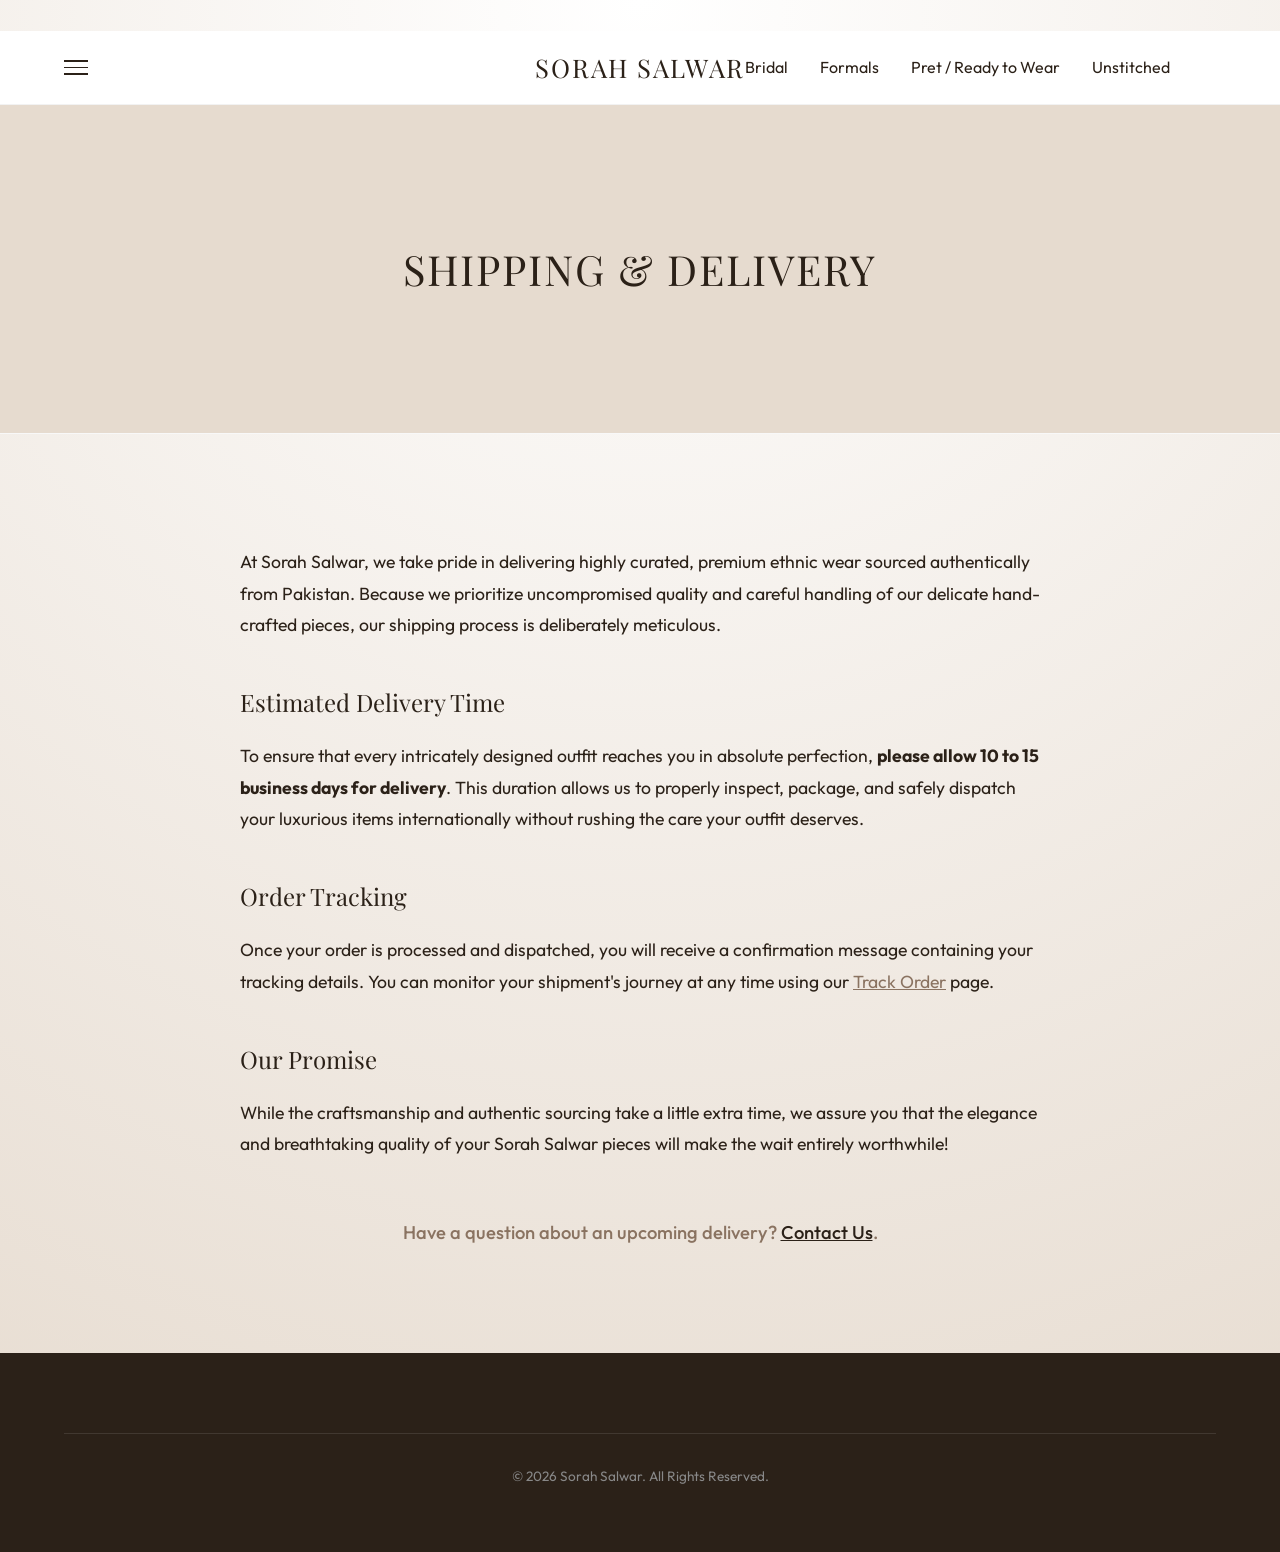
<file: shipping.html>
<!DOCTYPE html>
<html lang="en">
<head>
    <meta charset="UTF-8">
    <meta name="viewport" content="width=device-width, initial-scale=1.0">
    <title>Shipping & Delivery | Sorah Salwar</title>
    <link rel="stylesheet" href="assets/css/styles.css">
    <style>
        .inner-hero { height: 40vh; display: flex; align-items: center; justify-content: center; background-color: var(--color-light); color: var(--color-dark); text-align: center; padding-top: 80px; }
        .inner-hero h1 { font-size: 2.6rem; letter-spacing: 2px; }
        .inner-hero p { font-weight: 300; color: var(--color-text-muted); margin-top: 1rem; }
        .text-section { padding: 5rem 5%; }
        .text-container { max-width: 800px; margin: 0 auto; line-height: 1.8; color: var(--color-text-dark); text-align: left; }
        .text-container h2 { font-size: 1.5rem; margin-top: 2.5rem; margin-bottom: 1rem; color: var(--color-dark); }
        .text-container p { font-size: 1.1rem; margin-bottom: 1.5rem; }
    </style>
</head>
<body>
    <header id="main-header" class="scrolled">
        <div class="menu-toggle"><span></span><span></span><span></span></div>
        <div class="logo"><a href="index.html">Sorah Salwar</a></div>
        <nav>
            <ul class="nav-links">
                <li><a href="bridal.html">Bridal</a></li>
                <li><a href="formals.html">Formals</a></li>
                <li><a href="pret.html">Pret / Ready to Wear</a></li>
                <li><a href="unstitched.html">Unstitched</a></li>
            </ul>
        </nav>
    </header>

    <section class="inner-hero">
        <div>
            <h1>Shipping & Delivery</h1>
            <p>Bringing authentic opulence directly to your doorstep.</p>
        </div>
    </section>

    <section class="text-section">
        <div class="text-container">
            <p>At Sorah Salwar, we take pride in delivering highly curated, premium ethnic wear sourced authentically from Pakistan. Because we prioritize uncompromised quality and careful handling of our delicate hand-crafted pieces, our shipping process is deliberately meticulous.</p>
            
            <h2>Estimated Delivery Time</h2>
            <p>To ensure that every intricately designed outfit reaches you in absolute perfection, <strong>please allow 10 to 15 business days for delivery</strong>. This duration allows us to properly inspect, package, and safely dispatch your luxurious items internationally without rushing the care your outfit deserves.</p>

            <h2>Order Tracking</h2>
            <p>Once your order is processed and dispatched, you will receive a confirmation message containing your tracking details. You can monitor your shipment's journey at any time using our <a href="track.html" style="color: var(--color-accent); text-decoration: underline;">Track Order</a> page.</p>

            <h2>Our Promise</h2>
            <p>While the craftsmanship and authentic sourcing take a little extra time, we assure you that the elegance and breathtaking quality of your Sorah Salwar pieces will make the wait entirely worthwhile!</p>
            
            <p style="margin-top: 3.5rem; font-weight: 500; font-size: 1.15rem; color: var(--color-accent); text-align: center;">Have a question about an upcoming delivery? <a href="contact.html" style="text-decoration: underline; color: var(--color-dark);">Contact Us</a>.</p>
        </div>
    </section>
    
    <footer><div class="footer-bottom" style="padding: 2rem; background-color: var(--color-dark); color: #888; text-align: center;"><p>&copy; 2026 Sorah Salwar. All Rights Reserved.</p></div></footer>
    <script src="assets/js/script.js"></script>
</body>
</html>
</file>
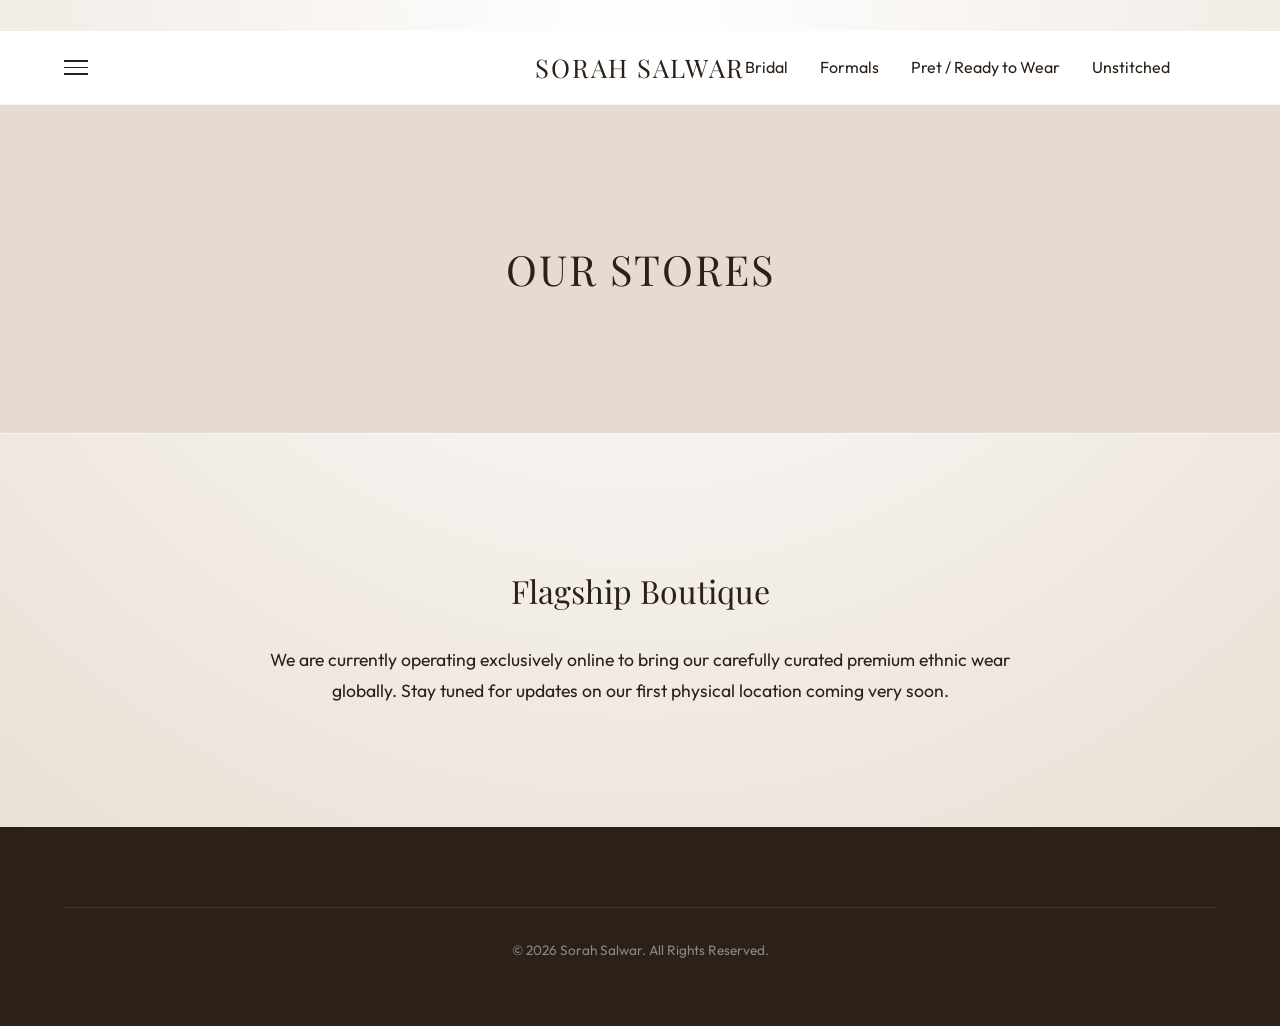
<file: stores.html>
<!DOCTYPE html>
<html lang="en">
<head>
    <meta charset="UTF-8">
    <meta name="viewport" content="width=device-width, initial-scale=1.0">
    <title>Stores | Sorah Salwar</title>
    <link rel="stylesheet" href="assets/css/styles.css">
    <style>
        .inner-hero { height: 40vh; display: flex; align-items: center; justify-content: center; background-color: var(--color-light); color: var(--color-dark); text-align: center; padding-top: 80px; }
        .inner-hero h1 { font-size: 2.6rem; letter-spacing: 2px; }
        .inner-hero p { font-weight: 300; color: var(--color-text-muted); margin-top: 1rem; }
        .text-section { padding: 6rem 5%; text-align: center; }
        .text-container { max-width: 800px; margin: 0 auto; line-height: 1.8; color: var(--color-text-dark); }
        .text-container h2 { font-size: 2rem; margin-bottom: 1.5rem; color: var(--color-dark); }
        .text-container p { font-size: 1.1rem; margin-bottom: 1.5rem; }
    </style>
</head>
<body>
    <header id="main-header" class="scrolled">
        <div class="menu-toggle"><span></span><span></span><span></span></div>
        <div class="logo"><a href="index.html">Sorah Salwar</a></div>
        <nav>
            <ul class="nav-links">
                <li><a href="bridal.html">Bridal</a></li>
                <li><a href="formals.html">Formals</a></li>
                <li><a href="pret.html">Pret / Ready to Wear</a></li>
                <li><a href="unstitched.html">Unstitched</a></li>
            </ul>
        </nav>
    </header>

    <section class="inner-hero">
        <div>
            <h1>Our Stores</h1>
            <p>Experience true opulence physically.</p>
        </div>
    </section>

    <section class="text-section">
        <div class="text-container">
            <h2>Flagship Boutique</h2>
            <p>We are currently operating exclusively online to bring our carefully curated premium ethnic wear globally. Stay tuned for updates on our first physical location coming very soon.</p>
        </div>
    </section>
    
    <footer><div class="footer-bottom" style="padding: 2rem; background-color: var(--color-dark); color: #888; text-align: center;"><p>&copy; 2026 Sorah Salwar. All Rights Reserved.</p></div></footer>
    <script src="assets/js/script.js"></script>
</body>
</html>
</file>
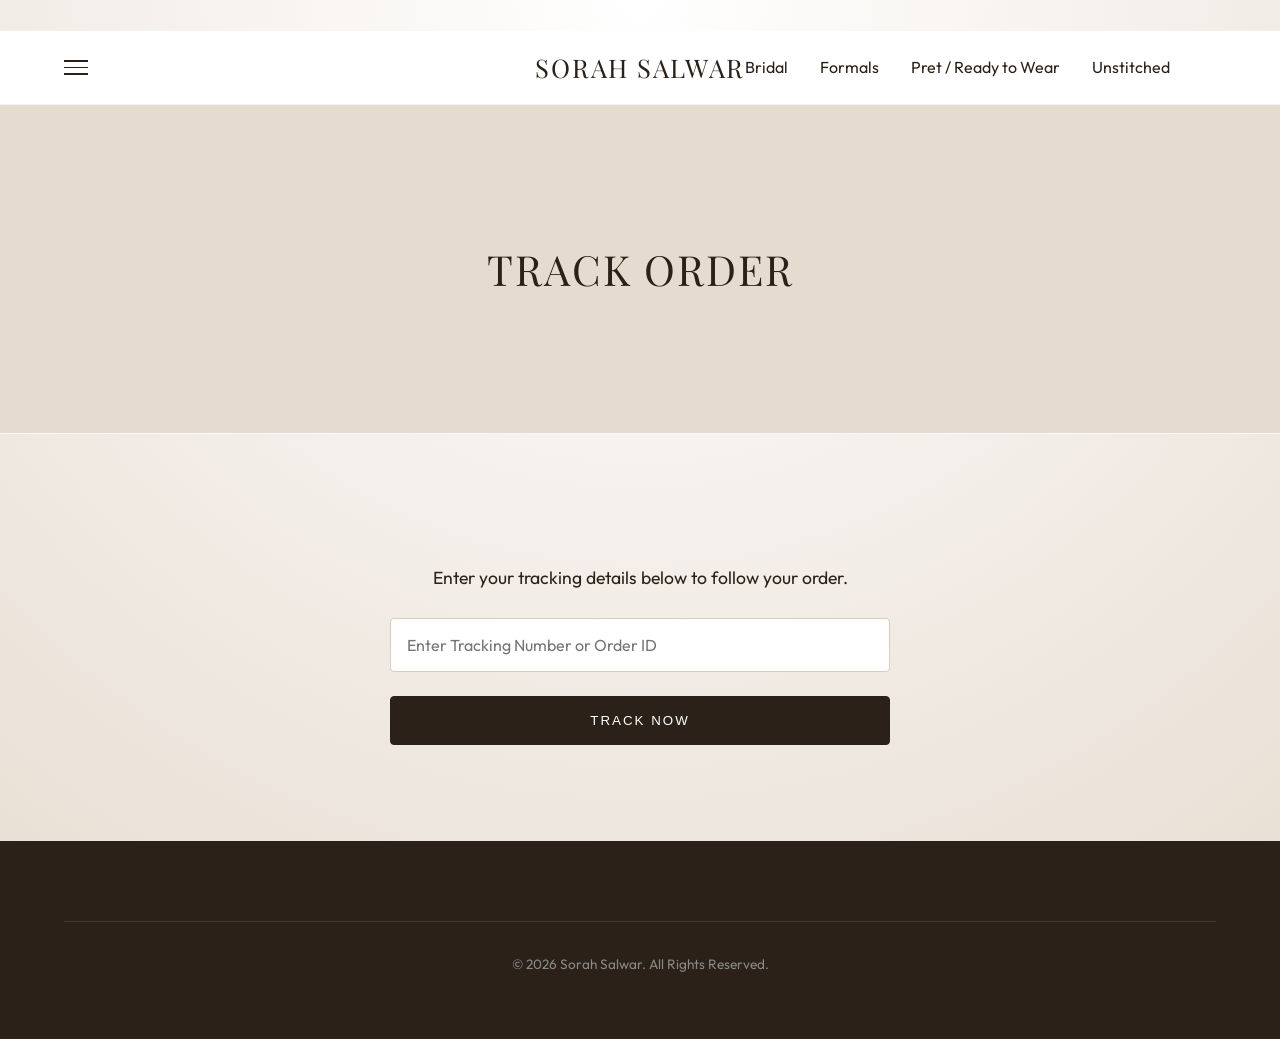
<file: track.html>
<!DOCTYPE html>
<html lang="en">
<head>
    <meta charset="UTF-8">
    <meta name="viewport" content="width=device-width, initial-scale=1.0">
    <title>Track Order | Sorah Salwar</title>
    <link rel="stylesheet" href="assets/css/styles.css">
    <style>
        .inner-hero { height: 40vh; display: flex; align-items: center; justify-content: center; background-color: var(--color-light); color: var(--color-dark); text-align: center; padding-top: 80px; }
        .inner-hero h1 { font-size: 2.6rem; letter-spacing: 2px; }
        .inner-hero p { font-weight: 300; color: var(--color-text-muted); margin-top: 1rem; }
        .text-section { padding: 6rem 5%; text-align: center; }
        .text-container { max-width: 500px; margin: 0 auto; line-height: 1.8; color: var(--color-text-dark); }
        .text-container p { font-size: 1.1rem; margin-bottom: 1.5rem; }
        .track-input { width: 100%; padding: 1rem; margin-bottom: 1.5rem; border: 1px solid var(--color-border); font-family: var(--font-sans); font-size: 1rem; outline: none; border-radius: 4px; }
        .track-input:focus { border-color: var(--color-accent); }
        .btn-full { display: block; width: 100%; border-radius: 4px; border: 1px solid var(--color-dark); background-color: var(--color-dark); color: #fff; text-transform: uppercase; letter-spacing: 2px; padding: 1rem; cursor: pointer; transition: 0.3s; }
        .btn-full:hover { background-color: var(--color-accent); border-color: var(--color-accent); }
    </style>
</head>
<body>
    <header id="main-header" class="scrolled">
        <div class="menu-toggle"><span></span><span></span><span></span></div>
        <div class="logo"><a href="index.html">Sorah Salwar</a></div>
        <nav>
            <ul class="nav-links">
                <li><a href="bridal.html">Bridal</a></li>
                <li><a href="formals.html">Formals</a></li>
                <li><a href="pret.html">Pret / Ready to Wear</a></li>
                <li><a href="unstitched.html">Unstitched</a></li>
            </ul>
        </nav>
    </header>

    <section class="inner-hero">
        <div>
            <h1>Track Order</h1>
            <p>Stay updated on the journey of your elegant pieces.</p>
        </div>
    </section>

    <section class="text-section">
        <div class="text-container">
            <p>Enter your tracking details below to follow your order.</p>
            <form onsubmit="event.preventDefault(); alert('Tracking system integration coming soon.');">
                <input type="text" class="track-input" placeholder="Enter Tracking Number or Order ID" required>
                <button type="submit" class="btn-full">Track Now</button>
            </form>
        </div>
    </section>
    
    <footer><div class="footer-bottom" style="padding: 2rem; background-color: var(--color-dark); color: #888; text-align: center;"><p>&copy; 2026 Sorah Salwar. All Rights Reserved.</p></div></footer>
    <script src="assets/js/script.js"></script>
</body>
</html>
</file>
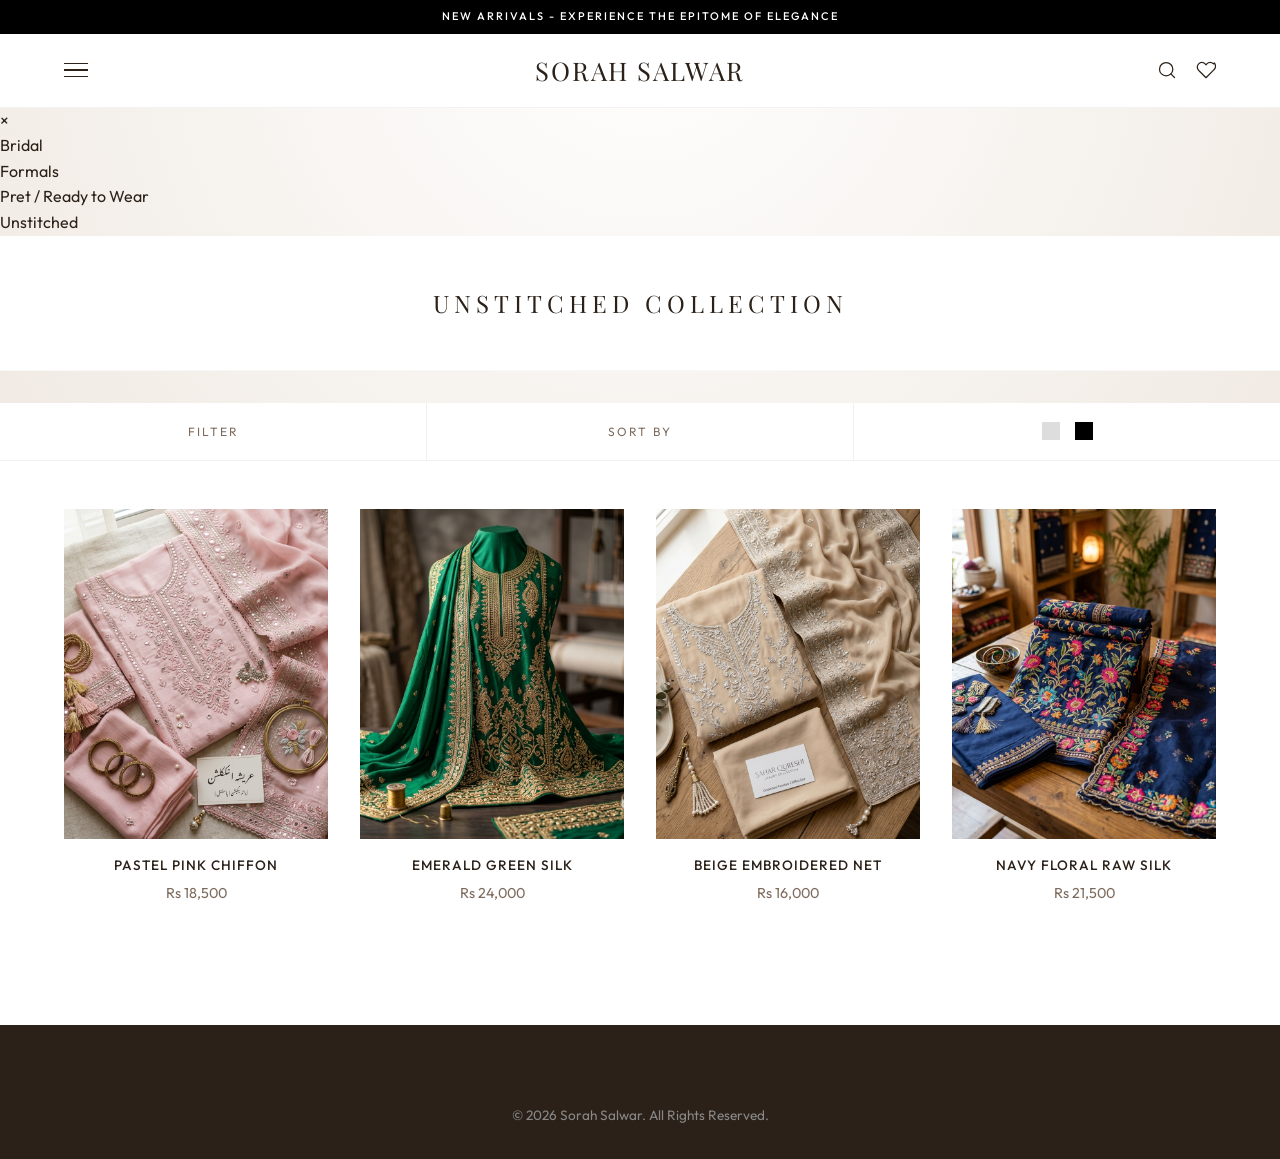
<file: unstitched.html>
<!DOCTYPE html>
<html lang="en">
<head>
    <meta charset="UTF-8">
    <meta name="viewport" content="width=device-width, initial-scale=1.0">
    <title>Unstitched Collection | Sorah Salwar</title>
    <link rel="stylesheet" href="assets/css/styles.css">
</head>
<body>
    <!-- Announcement Bar -->
    <div class="announcement-bar">
        New Arrivals - Experience the Epitome of Elegance
    </div>

    <!-- Header / Nav -->
    <header id="main-header" class="scrolled">
        <div class="menu-toggle" id="mobile-menu-btn">
            <span></span>
            <span></span>
            <span></span>
        </div>
        
        <div class="logo">
            <a href="index.html">Sorah Salwar</a>
        </div>

        <div class="header-icons">
            <svg viewBox="0 0 24 24" fill="none" stroke="currentColor" stroke-width="1.5" stroke-linecap="round" stroke-linejoin="round" width="20" height="20">
                <circle cx="11" cy="11" r="8"></circle>
                <line x1="21" y1="21" x2="16.65" y2="16.65"></line>
            </svg>
            <svg viewBox="0 0 24 24" fill="none" stroke="currentColor" stroke-width="1.5" stroke-linecap="round" stroke-linejoin="round" width="20" height="20">
                <path d="M20.84 4.61a5.5 5.5 0 0 0-7.78 0L12 5.67l-1.06-1.06a5.5 5.5 0 0 0-7.78 7.78l1.06 1.06L12 21.23l8.78-8.78 1.06-1.06a5.5 5.5 0 0 0 0-7.78z"></path>
            </svg>
        </div>
    </header>

    <!-- Mobile Nav Overlay -->
    <div class="mobile-nav-overlay" id="mobile-overlay">
        <div class="overlay-close" id="overlay-close-btn">&times;</div>
        <ul>
            <li><a href="bridal.html">Bridal</a></li>
            <li><a href="formals.html">Formals</a></li>
            <li><a href="pret.html">Pret / Ready to Wear</a></li>
            <li><a href="unstitched.html">Unstitched</a></li>
        </ul>
    </div>


    <!-- Page Header (Baroque style "Box") -->
    <section class="inner-hero">
        <h1>Unstitched Collection</h1>
    </section>

    <!-- Filter & Sort Bar -->
    <div class="filter-bar">
        <div class="filter-item" id="filter-btn">Filter</div>
        <div class="filter-item" id="sort-btn">Sort By</div>
        <div class="filter-item">
            <div class="view-toggles">
                <div class="view-toggle" id="view-1"></div>
                <div class="view-toggle active" id="view-2"></div>
            </div>
        </div>
    </div>

    <section class="shop-section">
        <div class="product-grid" id="product-container" data-category="unstitched">
            <!-- Dynamic products will load here -->
        </div>
    </section>
    
    <footer><div class="footer-bottom" style="border-top: none; padding-top: 0;"><p>&copy; 2026 Sorah Salwar. All Rights Reserved.</p></div></footer>
    
    <!-- Sort Drawer -->
    <div class="drawer-overlay" id="drawer-overlay"></div>
    <div class="side-drawer" id="sort-drawer">
        <div class="drawer-header">
            <h2>Sort By</h2>
            <div class="drawer-close" id="sort-close">&times;</div>
        </div>
        <div class="drawer-content">
            <ul>
                <li data-sort="featured" class="selected">Featured</li>
                <li data-sort="price-low">Price: Low to High</li>
                <li data-sort="price-high">Price: High to Low</li>
                <li data-sort="newest">New Arrivals</li>
            </ul>
        </div>
    </div>

    <!-- Filter Drawer (Baroque Style) -->
    <div class="side-drawer" id="filter-drawer">
        <div class="drawer-header">
            <h2>Filters</h2>
            <div class="drawer-close" id="filter-close">&times;</div>
        </div>
        <div class="drawer-content">
            <ul>
                <li>Availability <span>+</span></li>
                <li>Price <span>+</span></li>
                <li>Product Type <span>+</span></li>
                <li>Fabric <span>+</span></li>
                <li>Size <span>+</span></li>
            </ul>
        </div>
    </div>

    <script src="assets/js/script.js"></script>
</body>
</html>
</file>
<file: assets/css/styles.css>
@import url('https://fonts.googleapis.com/css2?family=Outfit:wght@300;400;500;600&family=Playfair+Display:ital,wght@0,400;0,600;1,400&display=swap');

:root {
  --color-dark: #2b2118; /* Dark brown from logo text */
  --color-light: #e6dbcf; /* Warm beige from logo background */
  --color-accent: #8a7361; /* Mid-tone brown accent */
  --color-text-dark: #2b2118; /* Dark brown for text */
  --color-text-muted: #7e6b5d; /* Muted taupe */
  --color-border: #dbcdba; /* Border matching darker shade of beige */
  
  --font-serif: 'Playfair Display', serif;
  --font-sans: 'Outfit', sans-serif;
}

* {
  margin: 0;
  padding: 0;
  box-sizing: border-box;
}

::selection {
  background-color: var(--color-accent);
  color: #fff;
}

::-webkit-scrollbar {
  width: 8px;
}
::-webkit-scrollbar-track {
  background: var(--color-light);
}
::-webkit-scrollbar-thumb {
  background: var(--color-accent);
  border-radius: 4px;
}
::-webkit-scrollbar-thumb:hover {
  background: var(--color-dark);
}

@keyframes fadeUp {
  0% { opacity: 0; transform: translateY(30px); }
  100% { opacity: 1; transform: translateY(0); }
}

body {
  font-family: var(--font-sans);
  background: radial-gradient(circle at 50% 0%, #ffffff 0%, var(--color-light) 100%);
  color: var(--color-text-dark);
  line-height: 1.6;
  overflow-x: hidden;
}

h1, h2, h3, h4, h5, h6 {
  font-family: var(--font-serif);
  font-weight: 400;
}

a {
  text-decoration: none;
  color: inherit;
  transition: color 0.3s ease;
}

a:hover {
  color: var(--color-accent);
}

/* Announcement Bar */
.announcement-bar {
  background-color: #000;
  color: #fff;
  text-align: center;
  padding: 8px 5%;
  font-size: 11px;
  text-transform: uppercase;
  letter-spacing: 2px;
  font-weight: 500;
  position: sticky;
  top: 0;
  z-index: 1001;
}

/* Header */
header {
  position: sticky;
  top: 31px; /* Just below announcement bar */
  width: 100%;
  padding: 1rem 5%;
  display: grid;
  grid-template-columns: 1fr auto 1fr; /* Left, Center, Right */
  align-items: center;
  background: white;
  z-index: 1000;
  transition: all 0.4s ease;
  border-bottom: 1px solid rgba(0,0,0,0.05);
}

header.scrolled {
  background: rgba(250, 249, 246, 0.9);
  backdrop-filter: blur(10px);
}

.logo {
  grid-column: 2; /* Always center */
  font-family: var(--font-serif);
  font-size: 1.6rem;
  letter-spacing: 2px;
  color: var(--color-dark);
  text-transform: uppercase;
}

.nav-container {
  grid-column: 1 / span 3;
  display: flex;
  justify-content: center;
  margin-top: 1rem;
}

.nav-links {
  display: flex;
  gap: 2rem;
  list-style: none;
}

.header-icons {
  grid-column: 3;
  display: flex;
  gap: 1.2rem;
  justify-content: flex-end;
  align-items: center;
}

.header-icons svg {
  width: 20px;
  height: 20px;
  stroke: var(--color-text-dark);
}

.menu-toggle {
  grid-column: 1;
  display: flex;
  cursor: pointer;
  flex-direction: column;
  gap: 5px;
  width: 24px;
}

.menu-toggle span {
  width: 100%;
  height: 1.5px;
  background: var(--color-text-dark);
}

/* Premium Slide-in Drawers */
.drawer-overlay {
  position: fixed;
  inset: 0;
  background: rgba(0,0,0,0.5);
  backdrop-filter: blur(2px);
  z-index: 2500;
  opacity: 0;
  visibility: hidden;
  transition: all 0.4s ease;
}

.drawer-overlay.active {
  opacity: 1;
  visibility: visible;
}

.side-drawer {
  position: fixed;
  top: 0;
  right: -100%;
  width: 100%;
  max-width: 400px;
  height: 100%;
  background: #fff;
  z-index: 3000;
  transition: right 0.5s cubic-bezier(0.165, 0.84, 0.44, 1);
  padding: 2.5rem 1.5rem;
  display: flex;
  flex-direction: column;
}

.side-drawer.active {
  right: 0;
}

.drawer-header {
  display: flex;
  justify-content: space-between;
  align-items: center;
  margin-bottom: 2rem;
  padding-bottom: 1rem;
  border-bottom: 1px solid #f0f0f0;
}

.drawer-header h2 {
  font-size: 1.1rem;
  text-transform: uppercase;
  letter-spacing: 2px;
  font-family: var(--font-sans);
}

.drawer-close {
  cursor: pointer;
  font-size: 1.5rem;
}

.drawer-content ul {
  list-style: none;
}

.drawer-content li {
  padding: 1.2rem 0;
  border-bottom: 1px solid #f9f9f9;
  font-size: 0.85rem;
  text-transform: uppercase;
  letter-spacing: 1.5px;
  cursor: pointer;
  transition: color 0.3s ease;
  display: flex;
  justify-content: space-between;
  align-items: center;
}

.drawer-content li:hover {
  color: var(--color-accent);
}

.drawer-content li.selected {
  font-weight: 600;
  color: #000;
}

.drawer-content li.selected::after {
  content: '✓';
  font-size: 0.8rem;
}

/* Category Slider */

/* Category Slider */
.category-slider {
  display: flex;
  overflow-x: auto;
  gap: 2rem;
  padding: 1.5rem 5%;
  background: #fff;
  border-bottom: 1px solid rgba(0,0,0,0.05);
  -ms-overflow-style: none;
  scrollbar-width: none;
}

.category-slider::-webkit-scrollbar {
  display: none;
}

.category-slider a {
  white-space: nowrap;
  font-size: 0.8rem;
  font-weight: 500;
  letter-spacing: 1.5px;
  color: var(--color-text-muted);
  text-transform: uppercase;
}

.category-slider a.active {
  color: var(--color-dark);
  border-bottom: 1.5px solid var(--color-dark);
  padding-bottom: 4px;
}

/* Page Headers (Ultra-Luxury Boutique Style) */
.inner-hero {
  padding: 3rem 5%; 
  background-color: #fff;
  text-align: center;
  border-bottom: 1px solid #f8f8f8;
  margin-bottom: 2rem;
}

.inner-hero h1 {
  font-family: var(--font-serif); /* Premium Serif Font */
  font-size: 1.5rem;
  letter-spacing: 5px;
  text-transform: uppercase;
  color: var(--color-dark);
  font-weight: 400;
  margin: 0;
}

.inner-hero p {
  display: none; /* Hide subtitle for ultra-minimalist look like Baroque */
}

/* Filter & View Bar */
.filter-bar {
  display: flex;
  border-bottom: 1px solid #f0f0f0;
  background: #fff;
}

.filter-item {
  flex: 1;
  padding: 1.2rem;
  text-align: center;
  border-right: 1px solid #f0f0f0;
  font-size: 0.75rem;
  letter-spacing: 2px;
  text-transform: uppercase;
  color: var(--color-text-muted);
  cursor: pointer;
}

.filter-item:last-child {
  border-right: none;
}

/* Grid View Toggles */
.view-toggles {
  display: flex;
  gap: 15px;
  justify-content: center;
  align-items: center;
}

.view-toggle {
  width: 18px;
  height: 18px;
  background-color: #ddd;
  cursor: pointer;
}

.view-toggle.active {
  background-color: #000;
}

/* Grid Override Classes */
.product-grid.grid-1 {
  grid-template-columns: 1fr !important;
  gap: 2rem;
}

.product-grid.grid-1 .product-image-wrapper {
  aspect-ratio: 4/5; /* Make images even bigger in 1-column view */
}

/* Hero Section */
.hero {
  height: 100vh;
  width: 100%;
  position: relative;
  display: flex;
  align-items: center;
  justify-content: center;
  text-align: center;
  background-color: var(--color-dark); /* Rich espresso background for the hero section to look incredibly luxurious */
  overflow: hidden;
}

.hero img {
  position: absolute;
  top: 0;
  left: 0;
  width: 100%;
  height: 100%;
  object-fit: cover;
  object-position: center 20%;
  z-index: 1;
  transform: scale(1.05);
  animation: breathe 25s infinite alternate linear;
}

@keyframes breathe {
  0% { transform: scale(1.05); }
  100% { transform: scale(1.15); }
}

/* Gradient overlay to ensure text is readable */
.hero::after {
  content: '';
  position: absolute;
  top: 0;
  left: 0;
  width: 100%;
  height: 100%;
  background: linear-gradient(to top, rgba(0,0,0,0.5), rgba(0,0,0,0.1));
  z-index: 2;
}

.hero-content {
  position: relative;
  z-index: 3;
  color: #fff;
  max-width: 600px;
  padding: 0 20px;
  margin-top: 5rem;
  animation: fadeUp 1.2s cubic-bezier(0.165, 0.84, 0.44, 1) forwards;
}

.hero-content h1 {
  font-size: 4.5rem;
  margin-bottom: 1rem;
  letter-spacing: 2px;
  line-height: 1.1;
  text-shadow: 0 4px 10px rgba(0,0,0,0.3);
}

.hero-content p {
  font-size: 1.2rem;
  margin-bottom: 2.5rem;
  font-weight: 300;
  letter-spacing: 1px;
}

.btn {
  display: inline-block;
  padding: 1rem 3rem;
  background-color: var(--color-light);
  color: var(--color-dark);
  text-transform: uppercase;
  letter-spacing: 2px;
  font-size: 0.9rem;
  transition: all 0.3s ease;
  border: 1px solid transparent;
}

.btn:hover {
  background-color: transparent;
  color: #fff;
  border: 1px solid #fff;
  transform: translateY(-4px);
  box-shadow: 0 10px 20px rgba(0,0,0,0.15);
}

/* Categories Section */
.categories {
  padding: 6rem 5%;
  text-align: center;
}

.section-title {
  font-size: 3rem;
  margin-bottom: 1.5rem;
  color: var(--color-dark);
  position: relative;
  display: inline-block;
  animation: fadeUp 1s ease-out forwards;
}

.section-title::after {
  content: '';
  position: absolute;
  bottom: -5px;
  left: 50%;
  transform: translateX(-50%);
  width: 50px;
  height: 2px;
  background-color: var(--color-accent);
}

.section-subtitle {
  color: var(--color-text-muted);
  font-size: 1rem;
  margin-bottom: 4rem;
  text-transform: uppercase;
  letter-spacing: 2px;
}

.category-grid {
  display: grid;
  grid-template-columns: repeat(auto-fit, minmax(300px, 1fr));
  gap: 2rem;
}

.category-card {
  position: relative;
  overflow: hidden;
  display: block;
  aspect-ratio: 3/4;
  border-radius: 12px;
  animation: fadeUp 1.2s ease-out forwards;
  box-shadow: 0 10px 30px rgba(0,0,0,0.1);
}

.category-card img {
  width: 100%;
  height: 100%;
  object-fit: cover;
  transition: transform 0.8s ease;
}

.category-card::after {
  content: '';
  position: absolute;
  inset: 0;
  background: linear-gradient(to top, rgba(0,0,0,0.4), transparent);
  transition: opacity 0.4s ease;
}

.category-card:hover img {
  transform: scale(1.05);
}

.category-card-text {
  position: absolute;
  bottom: 2rem;
  left: 50%;
  transform: translateX(-50%);
  color: #fff;
  z-index: 10;
  width: 100%;
  transition: transform 0.5s ease;
}

.category-card:hover .category-card-text {
  transform: translate(-50%, -15px); /* Slide text up slightly while image zooms */
}

.category-card-text h3 {
  font-size: 1.8rem;
  letter-spacing: 1px;
}

/* Shop Grid & Product Cards */
.shop-section {
  padding: 3rem 5% 6rem;
  background-color: #ffffff;
}

.product-grid {
  display: grid;
  grid-template-columns: repeat(2, 1fr); /* 2 columns exactly on mobile */
  gap: 1.5rem 1rem;
}

/* Premium Product Card Refinement */
.product-card {
  background-color: #fff;
  transition: transform 0.3s ease;
  position: relative;
  text-align: center;
  padding-bottom: 1.5rem;
}

.product-image-wrapper {
  position: relative;
  overflow: hidden;
  margin-bottom: 1rem;
  background-color: #f9f9f9;
  aspect-ratio: 4/5;
}

.product-image {
  width: 100%;
  height: 100%;
  object-fit: cover;
  display: flex;
  justify-content: center;
  align-items: center;
  box-shadow: 0 2px 10px rgba(0,0,0,0.15);
  z-index: 10;
  cursor: pointer;
  transition: transform 0.2s ease;
}

.quick-add-btn:active {
  transform: scale(0.9);
}

.quick-add-btn svg {
  width: 18px;
  height: 18px;
  stroke: #000;
}

.product-title {
  font-family: var(--font-sans);
  font-size: 0.85rem;
  text-transform: uppercase;
  letter-spacing: 1px;
  margin-bottom: 0.3rem;
  color: var(--color-dark);
  font-weight: 500;
}

.product-price {
  font-size: 0.9rem;
  color: var(--color-text-muted);
  font-weight: 400;
}

/* About Section */
.about-section {
  padding: 6rem 5%;
  background-color: var(--color-light);
  text-align: center;
}

.about-container {
  max-width: 800px;
  margin: 0 auto;
}

.about-content p {
  font-size: 1.15rem;
  color: var(--color-text-dark);
  margin-bottom: 1.5rem;
  line-height: 1.8;
  font-weight: 300;
}

.about-content p:last-child {
  margin-bottom: 0;
  font-weight: 500;
  color: var(--color-accent);
}

/* Footer */
footer {
  background-color: var(--color-dark);
  color: var(--color-light);
  padding: 5rem 5% 2rem;
}

.footer-top {
  display: grid;
  grid-template-columns: repeat(auto-fit, minmax(200px, 1fr));
  gap: 3rem;
  margin-bottom: 4rem;
}

.footer-section h4 {
  font-size: 1.2rem;
  margin-bottom: 1.5rem;
  letter-spacing: 1px;
}

.footer-section ul {
  list-style: none; /* remove bullets */
}

.footer-section ul li {
  margin-bottom: 0.8rem;
}

.footer-section a {
  color: #aaaaaa;
  font-size: 0.95rem;
  display: inline-block;
  transition: all 0.3s ease;
}

.footer-section a:hover {
  color: var(--color-accent);
  transform: translateX(8px); /* Satisfying slide-right effect for list items */
}

.footer-bottom {
  text-align: center;
  padding-top: 2rem;
  border-top: 1px solid rgba(255,255,255,0.1);
  color: #888;
  font-size: 0.85rem;
}

/* Newsletter Input */
.newsletter-form {
  display: flex;
  margin-top: 1rem;
  border-bottom: 1px solid #555;
  padding-bottom: 0.5rem;
}

.newsletter-form input {
  background: transparent;
  border: none;
  color: #fff;
  flex: 1;
  outline: none;
  font-family: var(--font-sans);
}

.newsletter-form button {
  background: transparent;
  border: none;
  color: var(--color-accent);
  cursor: pointer;
  text-transform: uppercase;
  font-size: 0.8rem;
  letter-spacing: 1px;
}

/* Desktop Specifics (Re-enabling hover effects and multi-columns) */
@media (min-width: 901px) {
  .product-grid {
    grid-template-columns: repeat(4, 1fr);
    gap: 3rem 2rem;
  }
}

@media (max-width: 900px) {
  .nav-container {
    display: none;
  }
  
  header {
    height: 60px;
    padding: 0 5%;
  }

  .logo {
    font-size: 1.2rem;
  }

  .hero-content h1 {
    font-size: 2.8rem;
  }
}
</file>
